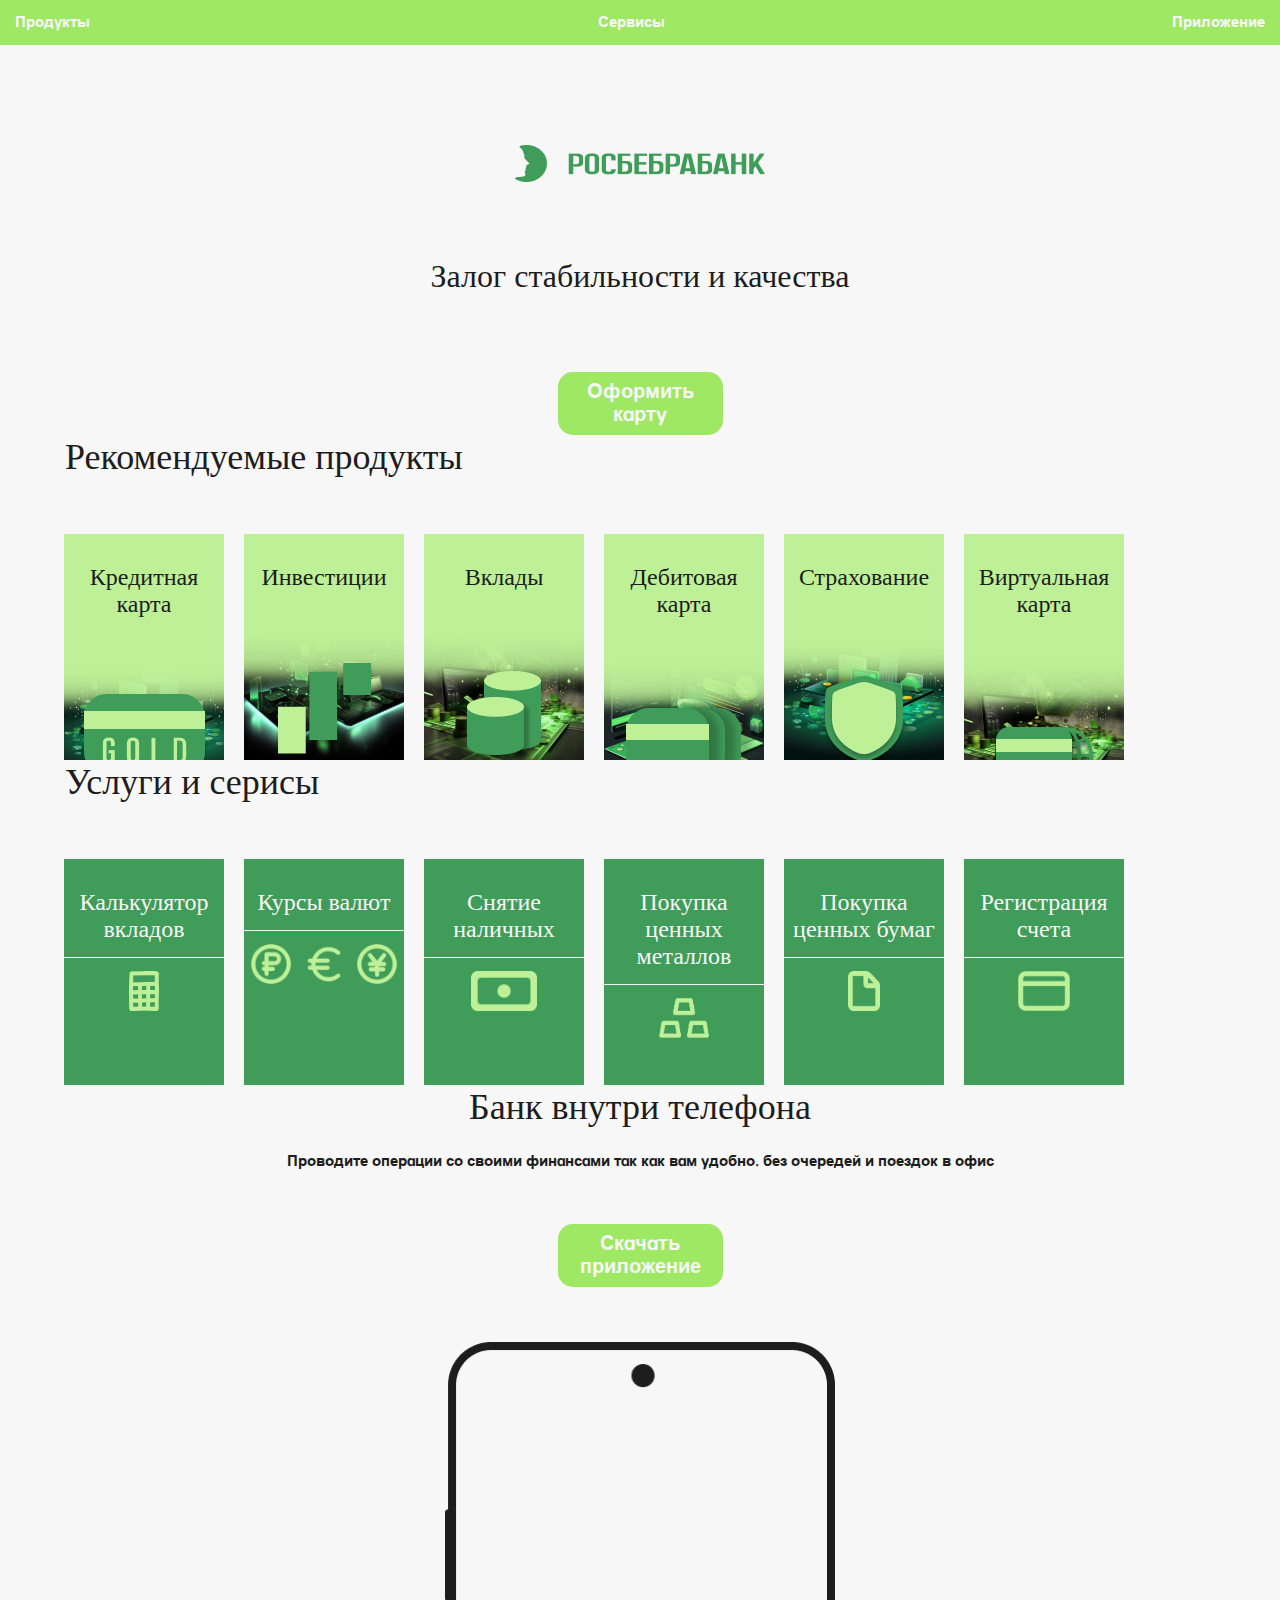
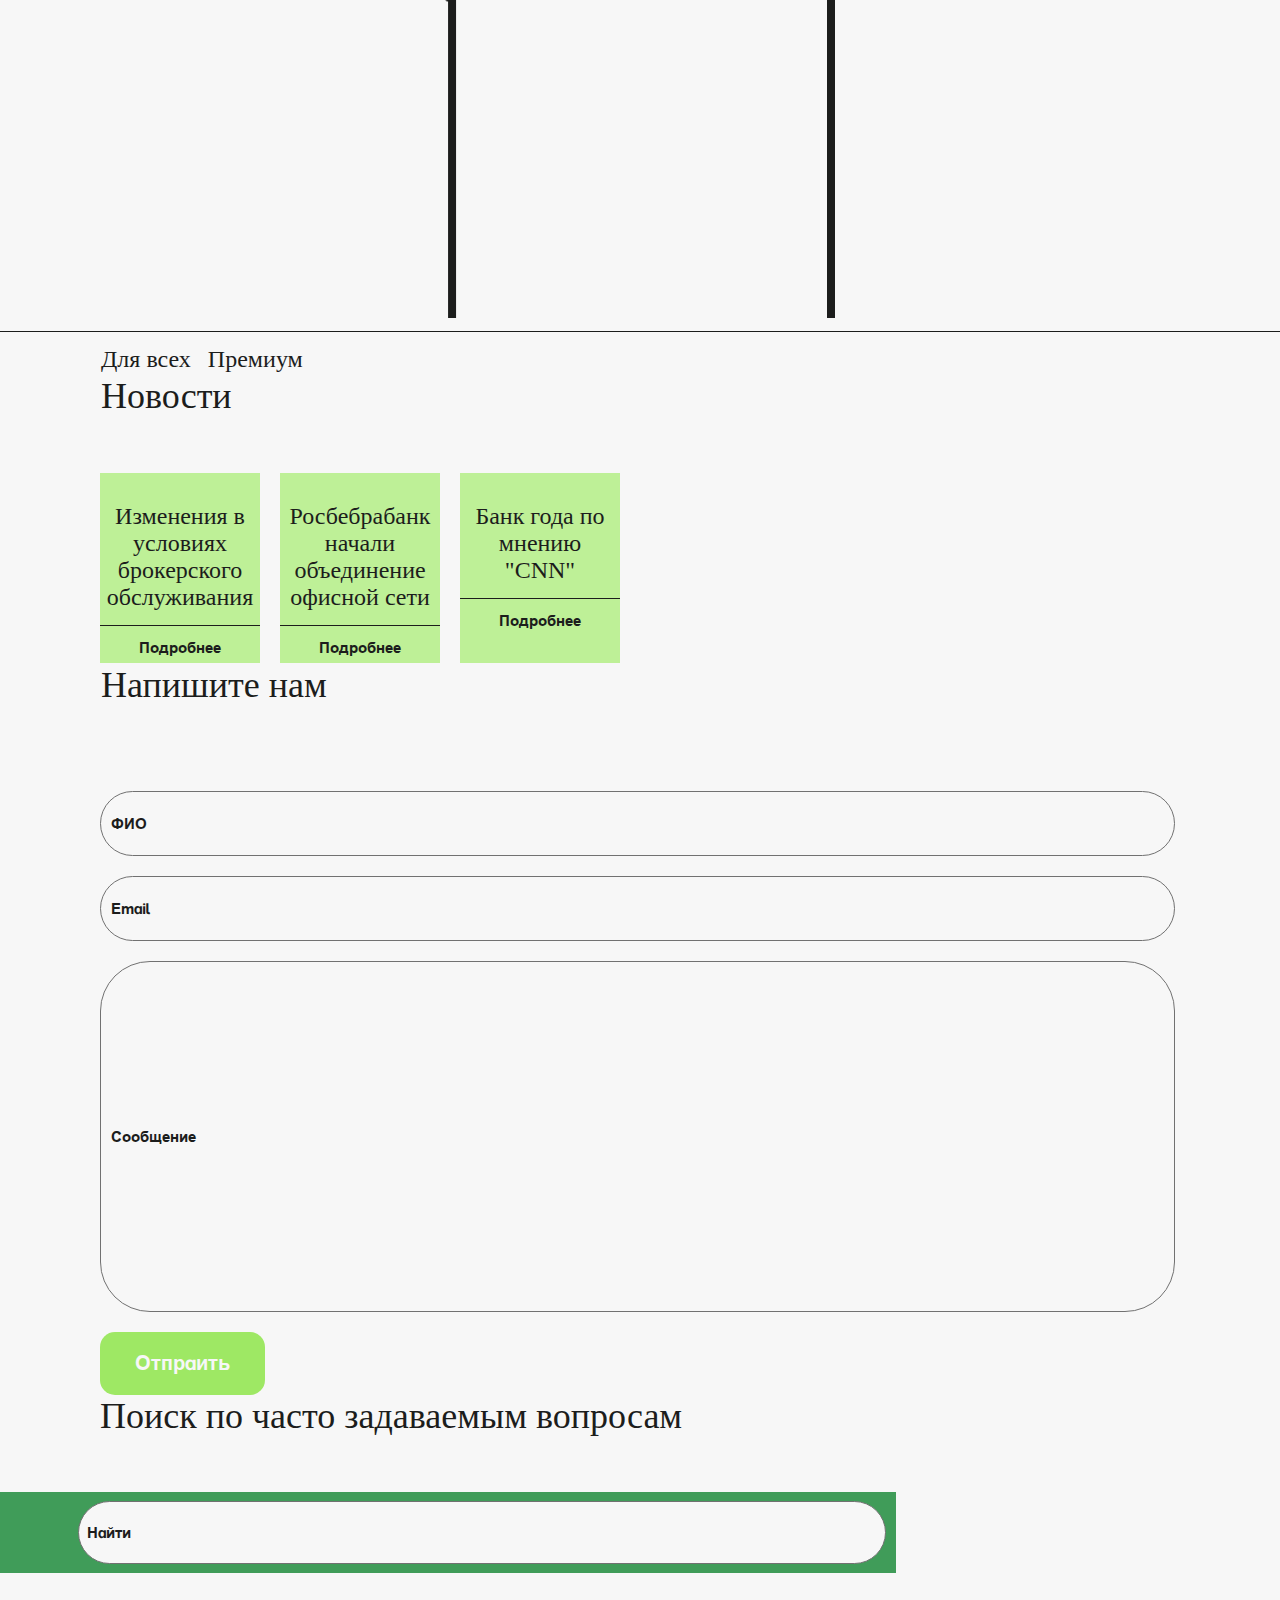
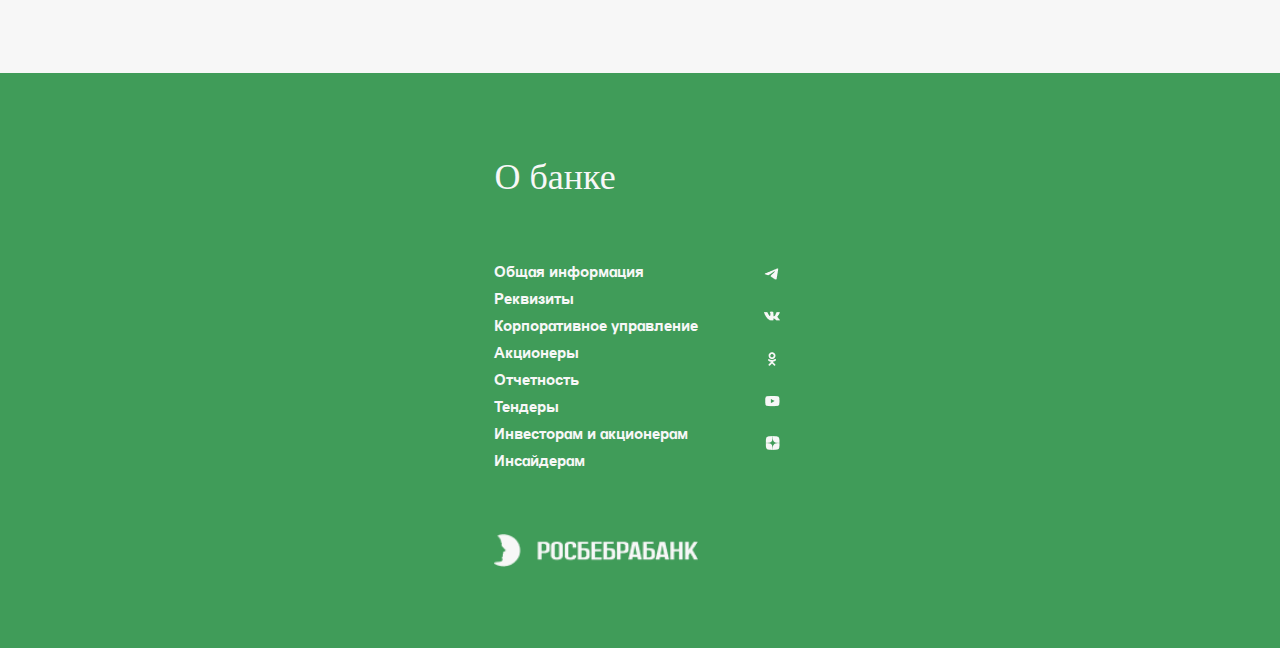
<file: index.html>
<!DOCTYPE html>
<html lang="en">
  <head>
    <meta charset="UTF-8" />
    <meta http-equiv="X-UA-Compatible" content="IE=edge" />
    <meta name="viewport" content="width=device-width, initial-scale=1.0" />
    <title>Document</title>
    <link rel="stylesheet" href="./style.css" />
    <link rel="stylesheet" href="./ui.css" />
    <link rel="stylesheet" href="./normalize.css" />
  </head>
  <body>
    <header>
      <nav class="header__navigation">
        <nav class="header__navigation__links">
          <a class="interractable" href="#products"
            ><span class="text">Продукты</span></a
          >
          <a class="interractable" href="#services"
            ><span class="text">Сервисы</span></a
          >
          <a class="interractable" href="#app"
            ><span class="text">Приложение</span></a
          >
        </nav>
        <img
          class="header__navigation__img phone-invisible"
          src="./assets/Vector.png"
          alt="not_found"
        />
      </nav>
    </header>
    <main>
      <section class="main__first-screen">
        <img src="./assets/Vectorrosbebrabank.png" alt="not_found" />
        <h1>Залог стабильности и качества</h1>
        <button class="interractable button">Оформить карту</button>
      </section>

      <section id="products" class="main__products">
        <h2>Рекомендуемые продукты</h2>
        <section class="slider">
          <a href="./second_page.html"
            ><section class="interractable block block--products">
              <h3>Кредитная карта</h3>
              <img
                class="phone-invisible"
                src="./assets/pic1.png"
                alt="not_found"
              />
              <img
                class="desctop-invisible"
                src="./assets/Group 66mobile_pic.png"
                alt="not_found"
              /></section
          ></a>

          <a href="./third_page.html">
            <section class="interractable block block--products">
              <h3>Инвестиции</h3>
              <img
                class="phone-invisible"
                src="./assets/pic2.png"
                alt="not_found"
              />
              <img
                class="desctop-invisible"
                src="./assets/Group 67mobile_pic.png"
                alt="not_found"
              />
            </section>
          </a>

          <a href="./fourth_page.html"
            ><section class="interractable block block--products">
              <h3>Вклады</h3>
              <img
                class="phone-invisible"
                src="./assets/pic3.png"
                alt="not_found"
              />
              <img
                class="desctop-invisible"
                src="./assets/Group 68mobile_pic.png"
                alt="not_found"
              /></section
          ></a>

          <a href="./fifth_page.html"
            ><section class="interractable block block--products">
              <h3>Дебитовая карта</h3>
              <img
                class="phone-invisible"
                src="./assets/pic4.png"
                alt="not_found"
              />
              <img
                class="desctop-invisible"
                src="./assets/Group 69mobile_pic.png"
                alt="not_found"
              /></section
          ></a>

          <a href="./sixth_page.html"
            ><section class="interractable block block--products">
              <h3>Страхование</h3>
              <img
                class="phone-invisible"
                src="./assets/pic5.png"
                alt="not_found"
              />
              <img
                class="desctop-invisible"
                src="./assets/Group 70mobile_pic.png"
                alt="not_found"
              /></section
          ></a>

          <a href="./seveeenth_page.html"
            ><section class="interractable block block--products">
              <h3>Виртуальная карта</h3>
              <img
                class="phone-invisible"
                src="./assets/pic6.png"
                alt="not_found"
              />
              <img
                class="desctop-invisible"
                src="./assets/Group 71mobile_pic.png"
                alt="not_found"
              /></section
          ></a>
        </section>
      </section>

      <section id="services" class="main__services">
        <h2>Услуги и серисы</h2>
        <section class="slider">
          <section class="interractable block block--sevices">
            <h3>Калькулятор вкладов</h3>
            <div class="block__line"></div>
            <img src="./assets/Vectorcalc.png" alt="not_found" />
          </section>
          <section class="interractable block block--sevices">
            <h3>Курсы валют</h3>
            <div class="block__line"></div>
            <img src="./assets/Vectormoneys.png" alt="not_found" />
          </section>
          <section class="interractable block block--sevices">
            <h3>Снятие наличных</h3>
            <div class="block__line"></div>
            <img
              src="./assets/Dribbble-Light-Previewcash.png"
              alt="not_found"
            />
          </section>
          <section class="interractable block block--sevices">
            <h3>Покупка ценных металлов</h3>
            <div class="block__line"></div>
            <img src="./assets/Vectorgold.png" alt="not_found" />
          </section>
          <section class="interractable block block--sevices">
            <h3>Покупка ценных бумаг</h3>
            <div class="block__line"></div>
            <img src="./assets/Vectordocument.png" alt="not_found" />
          </section>
          <section class="interractable block block--sevices">
            <h3>Регистрация счета</h3>
            <div class="block__line"></div>
            <img src="./assets/Vector_card_ico.png" alt="not_found" />
          </section>
        </section>
      </section>

      <section id="app" class="main__app">
        <section class="main__app__tetx-section">
          <div>
            <h2>Банк внутри телефона</h2>
            <p class="text">
              Проводите операции со своими финансами так как вам удобно, без
              очередей и поездок в офис
            </p>
          </div>
          <button class="interractable button">Скачать приложение</button>
        </section>
        <img
          src="./assets/Vectorphone.png"
          alt="not_found"
          class="main__app__app-img"
        />
      </section>

      <section class="main__navigation">
        <div class="block__line"></div>
        <nav class="navigation-links">
          <h3>Для всех</h3>
          <h3>Премиум</h3>
        </nav>
      </section>

      <section class="main__news">
        <h2>Новости</h2>
        <section class="slider">
          <section class="interractable block block--news">
            <h3>Изменения в условиях брокерского обслуживания</h3>
            <div class="block__line"></div>
            <p class="text">Подробнее</p>
          </section>
          <section class="interractable block block--news">
            <h3>Росбебрабанк начали объединение офисной сети</h3>
            <div class="block__line"></div>
            <p class="text">Подробнее</p>
          </section>
          <section class="interractable block block--news">
            <h3>Банк года по мнению "CNN"</h3>
            <div class="block__line"></div>
            <p class="text">Подробнее</p>
          </section>
        </section>
      </section>

      <section class="main__feedback">
        <h2>Напишите нам</h2>
        <section class="interractable block block--feedback">
          <input type="text" value="  ФИО" class="feedback__name" />
          <input type="text" value="  Email" class="feedback__email" />
          <input type="text" value="  Сообщение" class="feedback__message" />
          <button class="interractable button">Отпраить</button>
        </section>
      </section>

      <section class="main__quetions">
        <h2>Поиск по часто задаваемым вопросам</h2>
        <section class="interractable block block--questions">
          <input type="text" value="  Найти" class="questions__search" />
        </section>
      </section>
    </main>

    <footer>
      <section class="phone-invisible footer__main-info">
        <h2 class="footer__section-header">Частникам</h2>
        <a href="" class="text">Потребительские кредиты</a>
        <a href="" class="text">Дебетовые карты</a>
        <a href="" class="text">Кредитные карты</a>
        <a href="" class="text">Вклады и счета</a>
        <a href="" class="text">Ипотека</a>
        <a href="" class="text">Автокредиты</a>
        <a href="" class="text">Наличные с покупкой</a>
        <a href="" class="text">Премиальное обслуживание</a>
      </section>

      <section class="phone-invisible footer__main-info">
        <h2 class="footer__section-header">Клиентам</h2>
        <a href="" class="text">Мобильное приложение</a>
        <a href="" class="text">Платежи и переводы</a>
        <a href="" class="text">Информация о платежах</a>
        <a href="" class="text">Тарифы</a>
        <a href="" class="text">Залоговое имущество</a>
        <a href="" class="text">Депозитарное обслуживание</a>
        <a href="" class="text">Сейфовые ячейки</a>
        <a href="" class="text">Безопасность</a>
      </section>

      <section class="footer__main-info">
        <h2 class="footer__section-header">О банке</h2>
        <a href="" class="text">Общая информация</a>
        <a href="" class="text">Реквизиты</a>
        <a href="" class="text">Корпоративное управление</a>
        <a href="" class="text">Акционеры</a>
        <a href="" class="text">Отчетность</a>
        <a href="" class="text">Тендеры</a>
        <a href="" class="text">Инвесторам и акционерам</a>
        <a href="" class="text">Инсайдерам</a>
        <img src="./assets/Vectorrosbebrabank_white.png" alt="not_found" />
      </section>

      <section class="footer__social-media-links">
        <a href=""
          ><img src="./assets/icon-telegram_tg.png" alt="not_found"
        /></a>
        <a href=""><img src="./assets/icon-vkontakte.png" alt="not_found" /></a>
        <a href=""
          ><img src="./assets/icon-odnoklassniki.png" alt="not_found"
        /></a>
        <a href=""><img src="./assets/icon-youtube.png" alt="not_found" /></a>
        <a href=""><img src="./assets/icon-zen.png" alt="not_found" /></a>
      </section>
    </footer>
  </body>
</html>
</file>
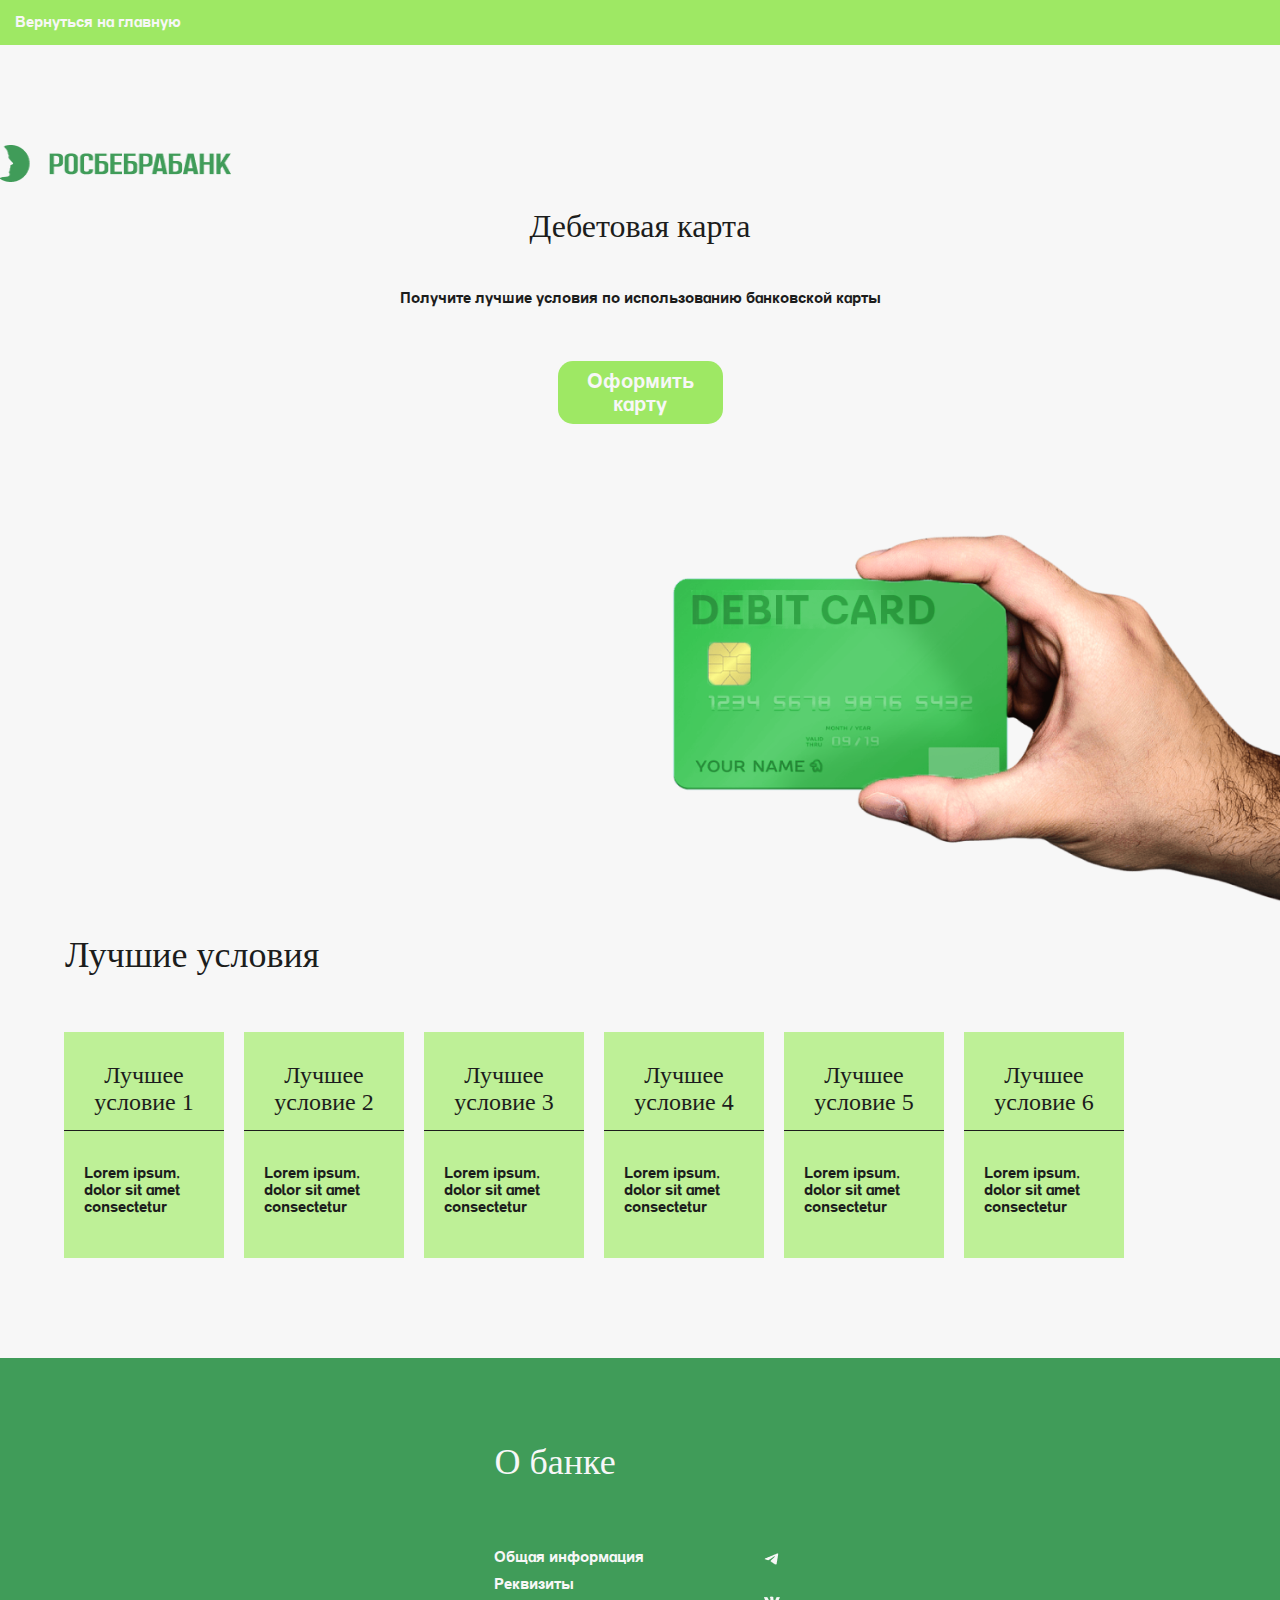
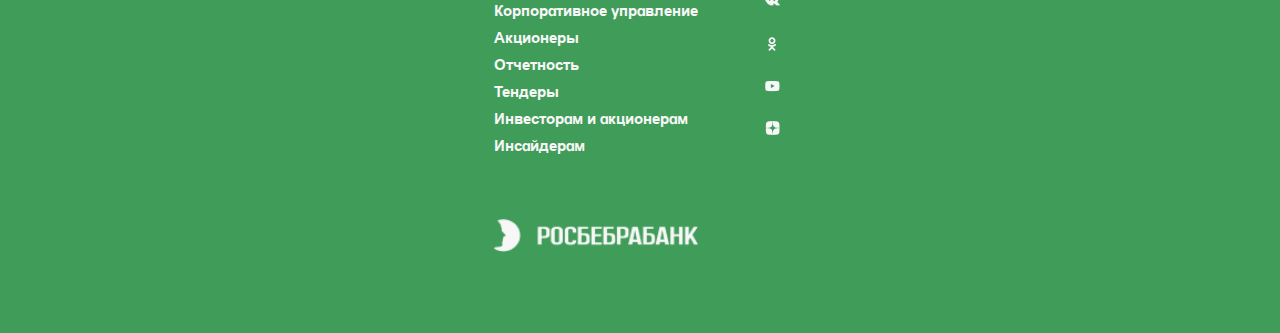
<file: fifth_page.html>
<!DOCTYPE html>
<html lang="en">
  <head>
    <meta charset="UTF-8" />
    <meta http-equiv="X-UA-Compatible" content="IE=edge" />
    <meta name="viewport" content="width=device-width, initial-scale=1.0" />
    <title>Document</title>
    <link rel="stylesheet" href="style2.css" />
    <link rel="stylesheet" href="ui.css" />
    <link rel="stylesheet" href="./normalize.css" />
  </head>
  <body>
    <header>
      <nav class="header__navigation">
        <nav class="header__navigation__links">
          <a class="interractable" href="./index.html"
            ><span class="text">Вернуться на главную</span></a
          >
        </nav>
        <img
          class="header__navigation__img phone-invisible"
          src="./assets/Vector.png"
          alt="not_found"
        />
      </nav>
    </header>

    <main>
      <img
        class="main__logo"
        src="./assets/Vectorrosbebrabank.png"
        alt="not_found"
      />

      <section class="main__promotion">
        <section class="main__promotion__tetx-section">
          <div>
            <h1>Дебетовая карта</h1>
            <p class="text">
              Получите лучшие условия по использованию банковской карты
            </p>
          </div>
          <button class="interractable button">Оформить карту</button>
        </section>
        <img
          src="./assets/debil_card.png"
          alt="not_found"
          class="main__promotion__app-img"
        />
      </section>

      <section class="main__products">
        <h2>Лучшие условия</h2>
        <section class="slider">
          <section class="interractable block block--products">
            <h3>Лучшее условие 1</h3>
            <div class="block__line"></div>
            <p class="text">
              Lorem ipsum, dolor sit amet consectetur adipisicing elit. Optio
              recusandae inventore exercitationem voluptate
            </p>
          </section>
          <section class="interractable block block--products">
            <h3>Лучшее условие 2</h3>
            <div class="block__line"></div>
            <p class="text">
              Lorem ipsum, dolor sit amet consectetur adipisicing elit. Optio
              recusandae inventore exercitationem voluptate
            </p>
          </section>
          <section class="interractable block block--products">
            <h3>Лучшее условие 3</h3>
            <div class="block__line"></div>
            <p class="text">
              Lorem ipsum, dolor sit amet consectetur adipisicing elit. Optio
              recusandae inventore exercitationem voluptate
            </p>
          </section>
          <section class="interractable block block--products">
            <h3>Лучшее условие 4</h3>
            <div class="block__line"></div>
            <p class="text">
              Lorem ipsum, dolor sit amet consectetur adipisicing elit. Optio
              recusandae inventore exercitationem voluptate
            </p>
          </section>
          <section class="interractable block block--products">
            <h3>Лучшее условие 5</h3>
            <div class="block__line"></div>
            <p class="text">
              Lorem ipsum, dolor sit amet consectetur adipisicing elit. Optio
              recusandae inventore exercitationem voluptate
            </p>
          </section>
          <section class="interractable block block--products">
            <h3>Лучшее условие 6</h3>
            <div class="block__line"></div>
            <p class="text">
              Lorem ipsum, dolor sit amet consectetur adipisicing elit. Optio
              recusandae inventore exercitationem voluptate
            </p>
          </section>
        </section>
      </section>
    </main>

    <footer>
      <section class="footer__main-info phone-invisible">
        <h2 class="footer__section-header">Частникам</h2>
        <a href="" class="text">Потребительские кредиты</a>
        <a href="" class="text">Дебетовые карты</a>
        <a href="" class="text">Кредитные карты</a>
        <a href="" class="text">Вклады и счета</a>
        <a href="" class="text">Ипотека</a>
        <a href="" class="text">Автокредиты</a>
        <a href="" class="text">Наличные с покупкой</a>
        <a href="" class="text">Премиальное обслуживание</a>
      </section>

      <section class="footer__main-info phone-invisible">
        <h2 class="footer__section-header">Клиентам</h2>
        <a href="" class="text">Мобильное приложение</a>
        <a href="" class="text">Платежи и переводы</a>
        <a href="" class="text">Информация о платежах</a>
        <a href="" class="text">Тарифы</a>
        <a href="" class="text">Залоговое имущество</a>
        <a href="" class="text">Депозитарное обслуживание</a>
        <a href="" class="text">Сейфовые ячейки</a>
        <a href="" class="text">Безопасность</a>
      </section>

      <section class="footer__main-info">
        <h2 class="footer__section-header">О банке</h2>
        <a href="" class="text">Общая информация</a>
        <a href="" class="text">Реквизиты</a>
        <a href="" class="text">Корпоративное управление</a>
        <a href="" class="text">Акционеры</a>
        <a href="" class="text">Отчетность</a>
        <a href="" class="text">Тендеры</a>
        <a href="" class="text">Инвесторам и акционерам</a>
        <a href="" class="text">Инсайдерам</a>
        <img src="./assets/Vectorrosbebrabank_white.png" alt="not_found" />
      </section>

      <section class="footer__social-media-links">
        <a href=""
          ><img src="./assets/icon-telegram_tg.png" alt="not_found"
        /></a>
        <a href=""><img src="./assets/icon-vkontakte.png" alt="not_found" /></a>
        <a href=""
          ><img src="./assets/icon-odnoklassniki.png" alt="not_found"
        /></a>
        <a href=""><img src="./assets/icon-youtube.png" alt="not_found" /></a>
        <a href=""><img src="./assets/icon-zen.png" alt="not_found" /></a>
      </section>
    </footer>
  </body>
</html>
</file>
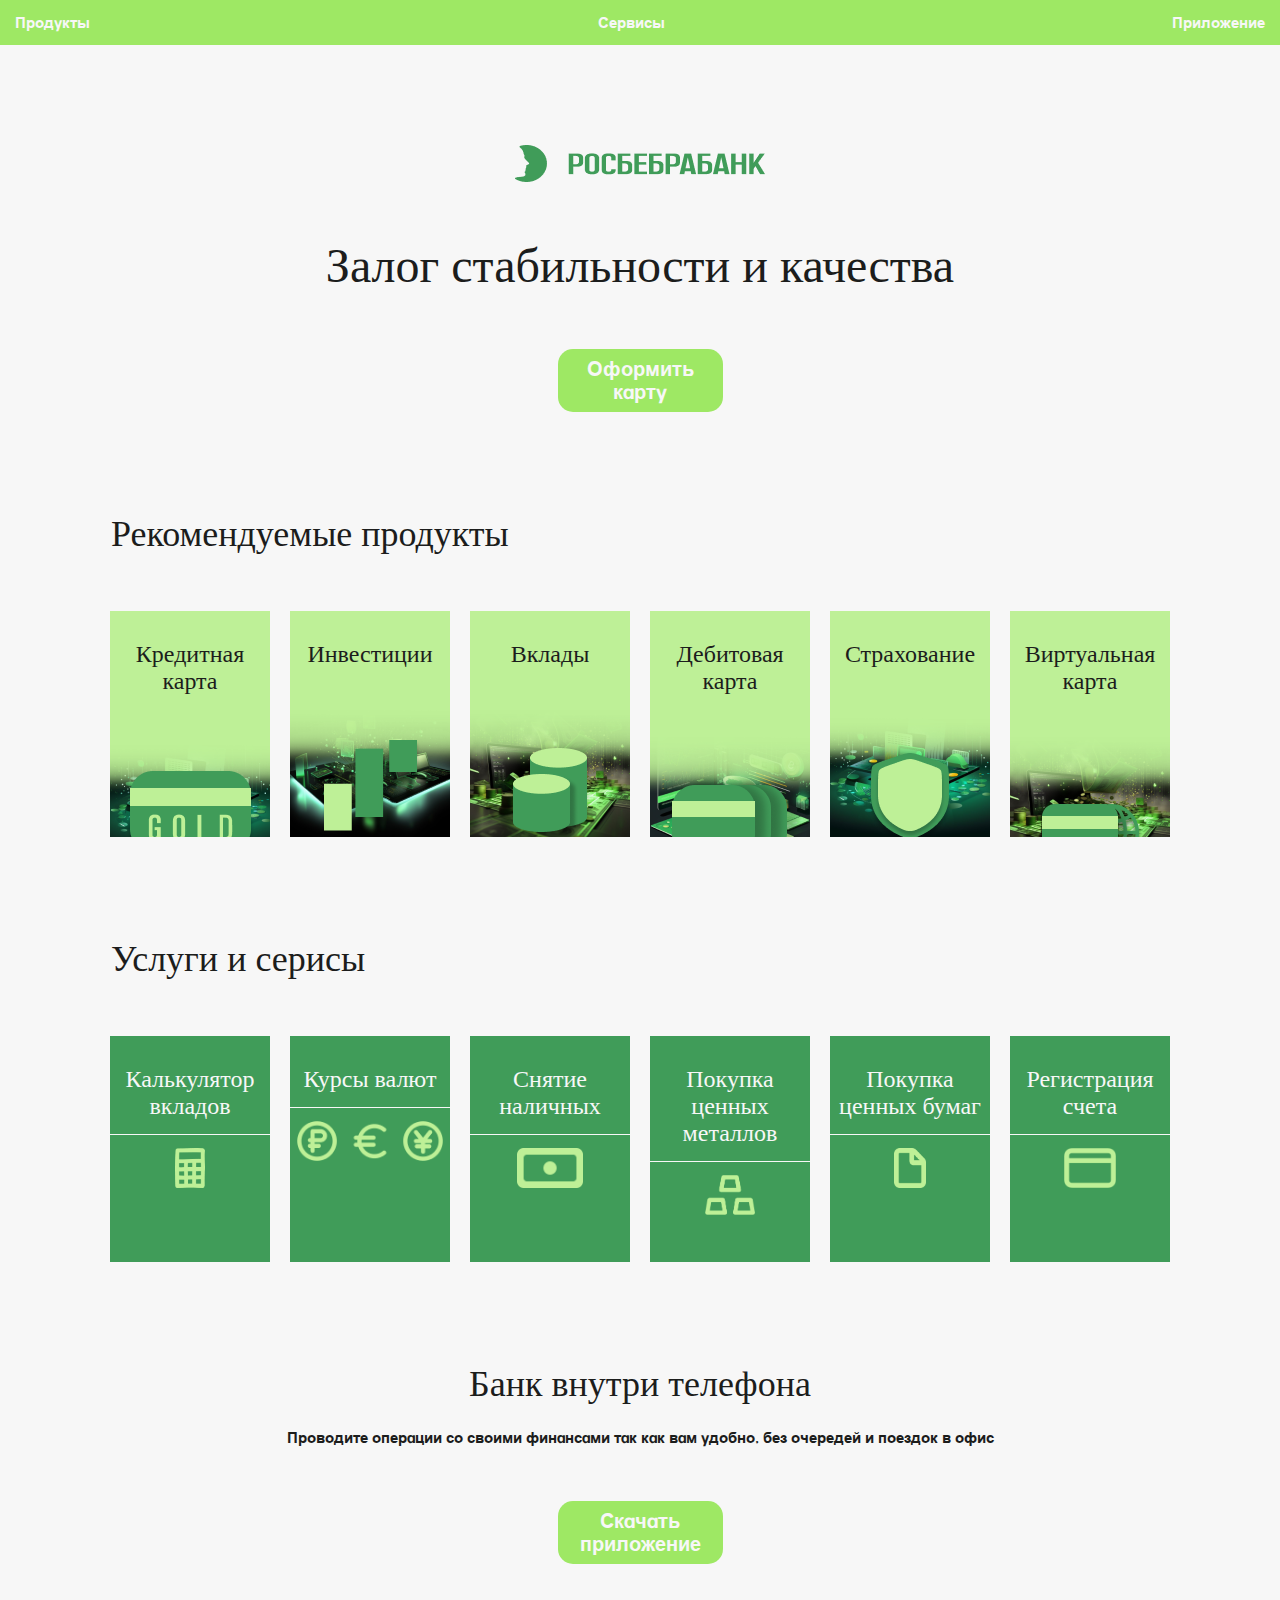
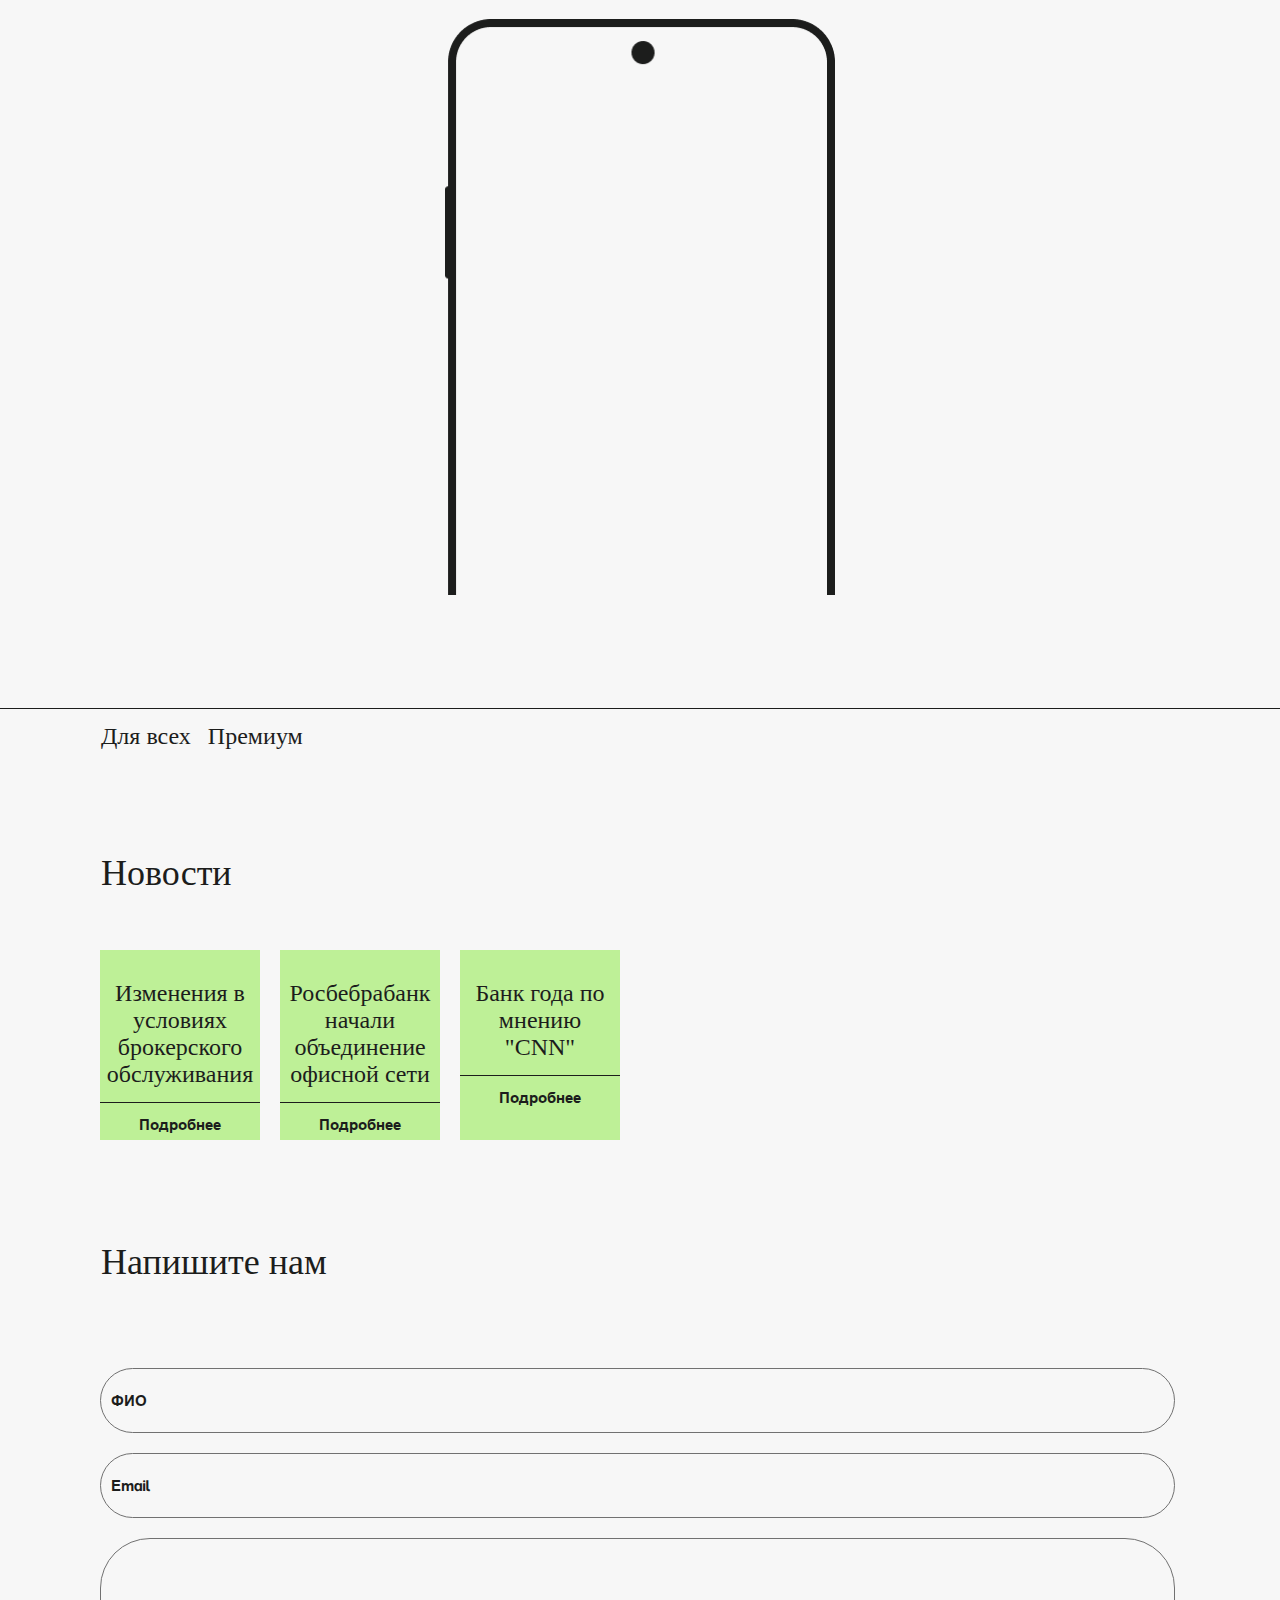
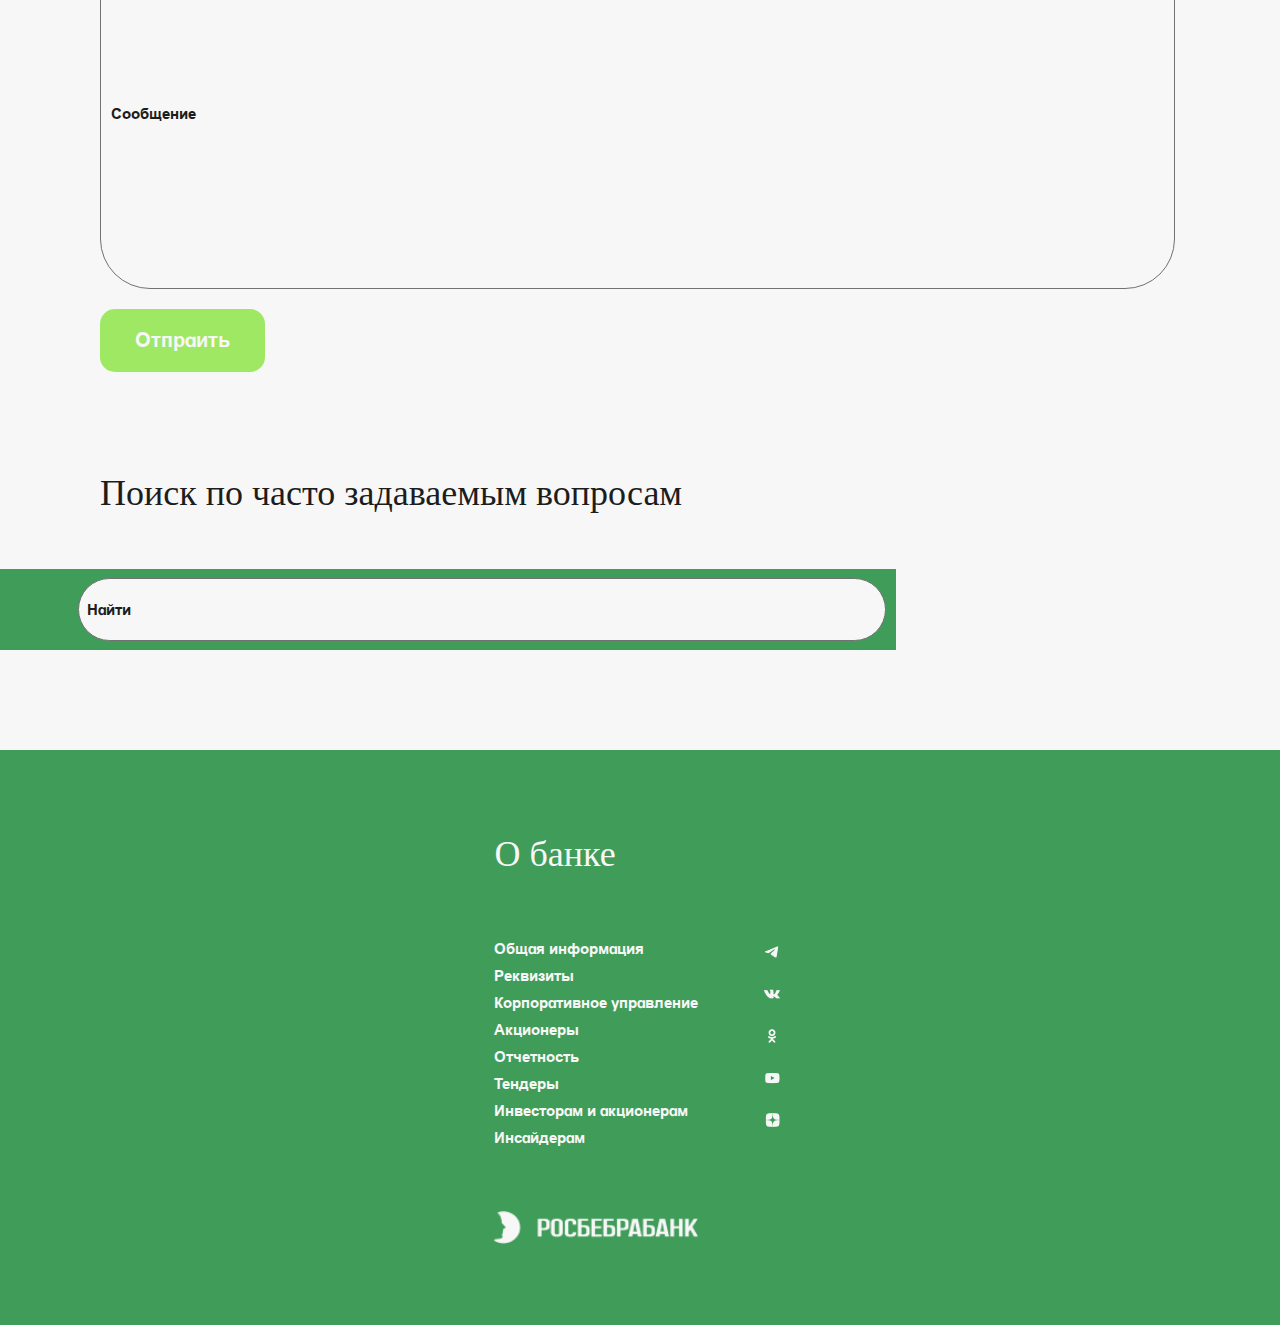
<file: first_page.html>
<!DOCTYPE html>
<html lang="en">
  <head>
    <meta charset="UTF-8" />
    <meta http-equiv="X-UA-Compatible" content="IE=edge" />
    <meta name="viewport" content="width=device-width, initial-scale=1.0" />
    <title>Document</title>
    <link rel="stylesheet" href="./style.css" />
    <link rel="stylesheet" href="./ui.css" />
  </head>
  <body>
    <header>
      <nav class="header__navigation">
        <nav class="header__navigation__links">
          <a class="interractable" href="#products"
            ><span class="text">Продукты</span></a
          >
          <a class="interractable" href="#services"
            ><span class="text">Сервисы</span></a
          >
          <a class="interractable" href="#app"
            ><span class="text">Приложение</span></a
          >
        </nav>
        <img
          class="header__navigation__img phone-invisible"
          src="./assets/Vector.png"
          alt="not_found"
        />
      </nav>
    </header>
    <main>
      <section class="main__first-screen">
        <img src="./assets/Vectorrosbebrabank.png" alt="not_found" />
        <h1>Залог стабильности и качества</h1>
        <button class="interractable button">Оформить карту</button>
      </section>

      <section id="products" class="main__products">
        <h2>Рекомендуемые продукты</h2>
        <section class="slider">
          <a href="./second_page.html"
            ><section class="interractable block block--products">
              <h3>Кредитная карта</h3>
              <img
                class="phone-invisible"
                src="./assets/pic1.png"
                alt="not_found"
              />
              <img
                class="desctop-invisible"
                src="./assets/Group 66mobile_pic.png"
                alt="not_found"
              /></section
          ></a>

          <a href="./third_page.html">
            <section class="interractable block block--products">
              <h3>Инвестиции</h3>
              <img
                class="phone-invisible"
                src="./assets/pic2.png"
                alt="not_found"
              />
              <img
                class="desctop-invisible"
                src="./assets/Group 67mobile_pic.png"
                alt="not_found"
              />
            </section>
          </a>

          <a href="./fourth_page.html"
            ><section class="interractable block block--products">
              <h3>Вклады</h3>
              <img
                class="phone-invisible"
                src="./assets/pic3.png"
                alt="not_found"
              />
              <img
                class="desctop-invisible"
                src="./assets/Group 68mobile_pic.png"
                alt="not_found"
              /></section
          ></a>

          <a href="./fifth_page.html"
            ><section class="interractable block block--products">
              <h3>Дебитовая карта</h3>
              <img
                class="phone-invisible"
                src="./assets/pic4.png"
                alt="not_found"
              />
              <img
                class="desctop-invisible"
                src="./assets/Group 69mobile_pic.png"
                alt="not_found"
              /></section
          ></a>

          <a href="./sixth_page.html"
            ><section class="interractable block block--products">
              <h3>Страхование</h3>
              <img
                class="phone-invisible"
                src="./assets/pic5.png"
                alt="not_found"
              />
              <img
                class="desctop-invisible"
                src="./assets/Group 70mobile_pic.png"
                alt="not_found"
              /></section
          ></a>

          <a href="./seveeenth_page.html"
            ><section class="interractable block block--products">
              <h3>Виртуальная карта</h3>
              <img
                class="phone-invisible"
                src="./assets/pic6.png"
                alt="not_found"
              />
              <img
                class="desctop-invisible"
                src="./assets/Group 71mobile_pic.png"
                alt="not_found"
              /></section
          ></a>
        </section>
      </section>

      <section id="services" class="main__services">
        <h2>Услуги и серисы</h2>
        <section class="slider">
          <section class="interractable block block--sevices">
            <h3>Калькулятор вкладов</h3>
            <div class="block__line"></div>
            <img src="./assets/Vectorcalc.png" alt="not_found" />
          </section>
          <section class="interractable block block--sevices">
            <h3>Курсы валют</h3>
            <div class="block__line"></div>
            <img src="./assets/Vectormoneys.png" alt="not_found" />
          </section>
          <section class="interractable block block--sevices">
            <h3>Снятие наличных</h3>
            <div class="block__line"></div>
            <img
              src="./assets/Dribbble-Light-Previewcash.png"
              alt="not_found"
            />
          </section>
          <section class="interractable block block--sevices">
            <h3>Покупка ценных металлов</h3>
            <div class="block__line"></div>
            <img src="./assets/Vectorgold.png" alt="not_found" />
          </section>
          <section class="interractable block block--sevices">
            <h3>Покупка ценных бумаг</h3>
            <div class="block__line"></div>
            <img src="./assets/Vectordocument.png" alt="not_found" />
          </section>
          <section class="interractable block block--sevices">
            <h3>Регистрация счета</h3>
            <div class="block__line"></div>
            <img src="./assets/Vector_card_ico.png" alt="not_found" />
          </section>
        </section>
      </section>

      <section id="app" class="main__app">
        <section class="main__app__tetx-section">
          <div>
            <h2>Банк внутри телефона</h2>
            <p class="text">
              Проводите операции со своими финансами так как вам удобно, без
              очередей и поездок в офис
            </p>
          </div>
          <button class="interractable button">Скачать приложение</button>
        </section>
        <img
          src="./assets/Vectorphone.png"
          alt="not_found"
          class="main__app__app-img"
        />
      </section>

      <section class="main__navigation">
        <div class="block__line"></div>
        <nav class="navigation-links">
          <h3>Для всех</h3>
          <h3>Премиум</h3>
        </nav>
      </section>

      <section class="main__news">
        <h2>Новости</h2>
        <section class="slider">
          <section class="interractable block block--news">
            <h3>Изменения в условиях брокерского обслуживания</h3>
            <div class="block__line"></div>
            <p class="text">Подробнее</p>
          </section>
          <section class="interractable block block--news">
            <h3>Росбебрабанк начали объединение офисной сети</h3>
            <div class="block__line"></div>
            <p class="text">Подробнее</p>
          </section>
          <section class="interractable block block--news">
            <h3>Банк года по мнению "CNN"</h3>
            <div class="block__line"></div>
            <p class="text">Подробнее</p>
          </section>
        </section>
      </section>

      <section class="main__feedback">
        <h2>Напишите нам</h2>
        <section class="interractable block block--feedback">
          <input type="text" value="  ФИО" class="feedback__name" />
          <input type="text" value="  Email" class="feedback__email" />
          <input type="text" value="  Сообщение" class="feedback__message" />
          <button class="interractable button">Отпраить</button>
        </section>
      </section>

      <section class="main__quetions">
        <h2>Поиск по часто задаваемым вопросам</h2>
        <section class="interractable block block--questions">
          <input type="text" value="  Найти" class="questions__search" />
        </section>
      </section>
    </main>

    <footer>
      <section class="phone-invisible footer__main-info">
        <h2 class="footer__section-header">Частникам</h2>
        <a href="" class="text">Потребительские кредиты</a>
        <a href="" class="text">Дебетовые карты</a>
        <a href="" class="text">Кредитные карты</a>
        <a href="" class="text">Вклады и счета</a>
        <a href="" class="text">Ипотека</a>
        <a href="" class="text">Автокредиты</a>
        <a href="" class="text">Наличные с покупкой</a>
        <a href="" class="text">Премиальное обслуживание</a>
      </section>

      <section class="phone-invisible footer__main-info">
        <h2 class="footer__section-header">Клиентам</h2>
        <a href="" class="text">Мобильное приложение</a>
        <a href="" class="text">Платежи и переводы</a>
        <a href="" class="text">Информация о платежах</a>
        <a href="" class="text">Тарифы</a>
        <a href="" class="text">Залоговое имущество</a>
        <a href="" class="text">Депозитарное обслуживание</a>
        <a href="" class="text">Сейфовые ячейки</a>
        <a href="" class="text">Безопасность</a>
      </section>

      <section class="footer__main-info">
        <h2 class="footer__section-header">О банке</h2>
        <a href="" class="text">Общая информация</a>
        <a href="" class="text">Реквизиты</a>
        <a href="" class="text">Корпоративное управление</a>
        <a href="" class="text">Акционеры</a>
        <a href="" class="text">Отчетность</a>
        <a href="" class="text">Тендеры</a>
        <a href="" class="text">Инвесторам и акционерам</a>
        <a href="" class="text">Инсайдерам</a>
        <img src="./assets/Vectorrosbebrabank_white.png" alt="not_found" />
      </section>

      <section class="footer__social-media-links">
        <a href=""
          ><img src="./assets/icon-telegram_tg.png" alt="not_found"
        /></a>
        <a href=""><img src="./assets/icon-vkontakte.png" alt="not_found" /></a>
        <a href=""
          ><img src="./assets/icon-odnoklassniki.png" alt="not_found"
        /></a>
        <a href=""><img src="./assets/icon-youtube.png" alt="not_found" /></a>
        <a href=""><img src="./assets/icon-zen.png" alt="not_found" /></a>
      </section>
    </footer>
  </body>
</html>
</file>
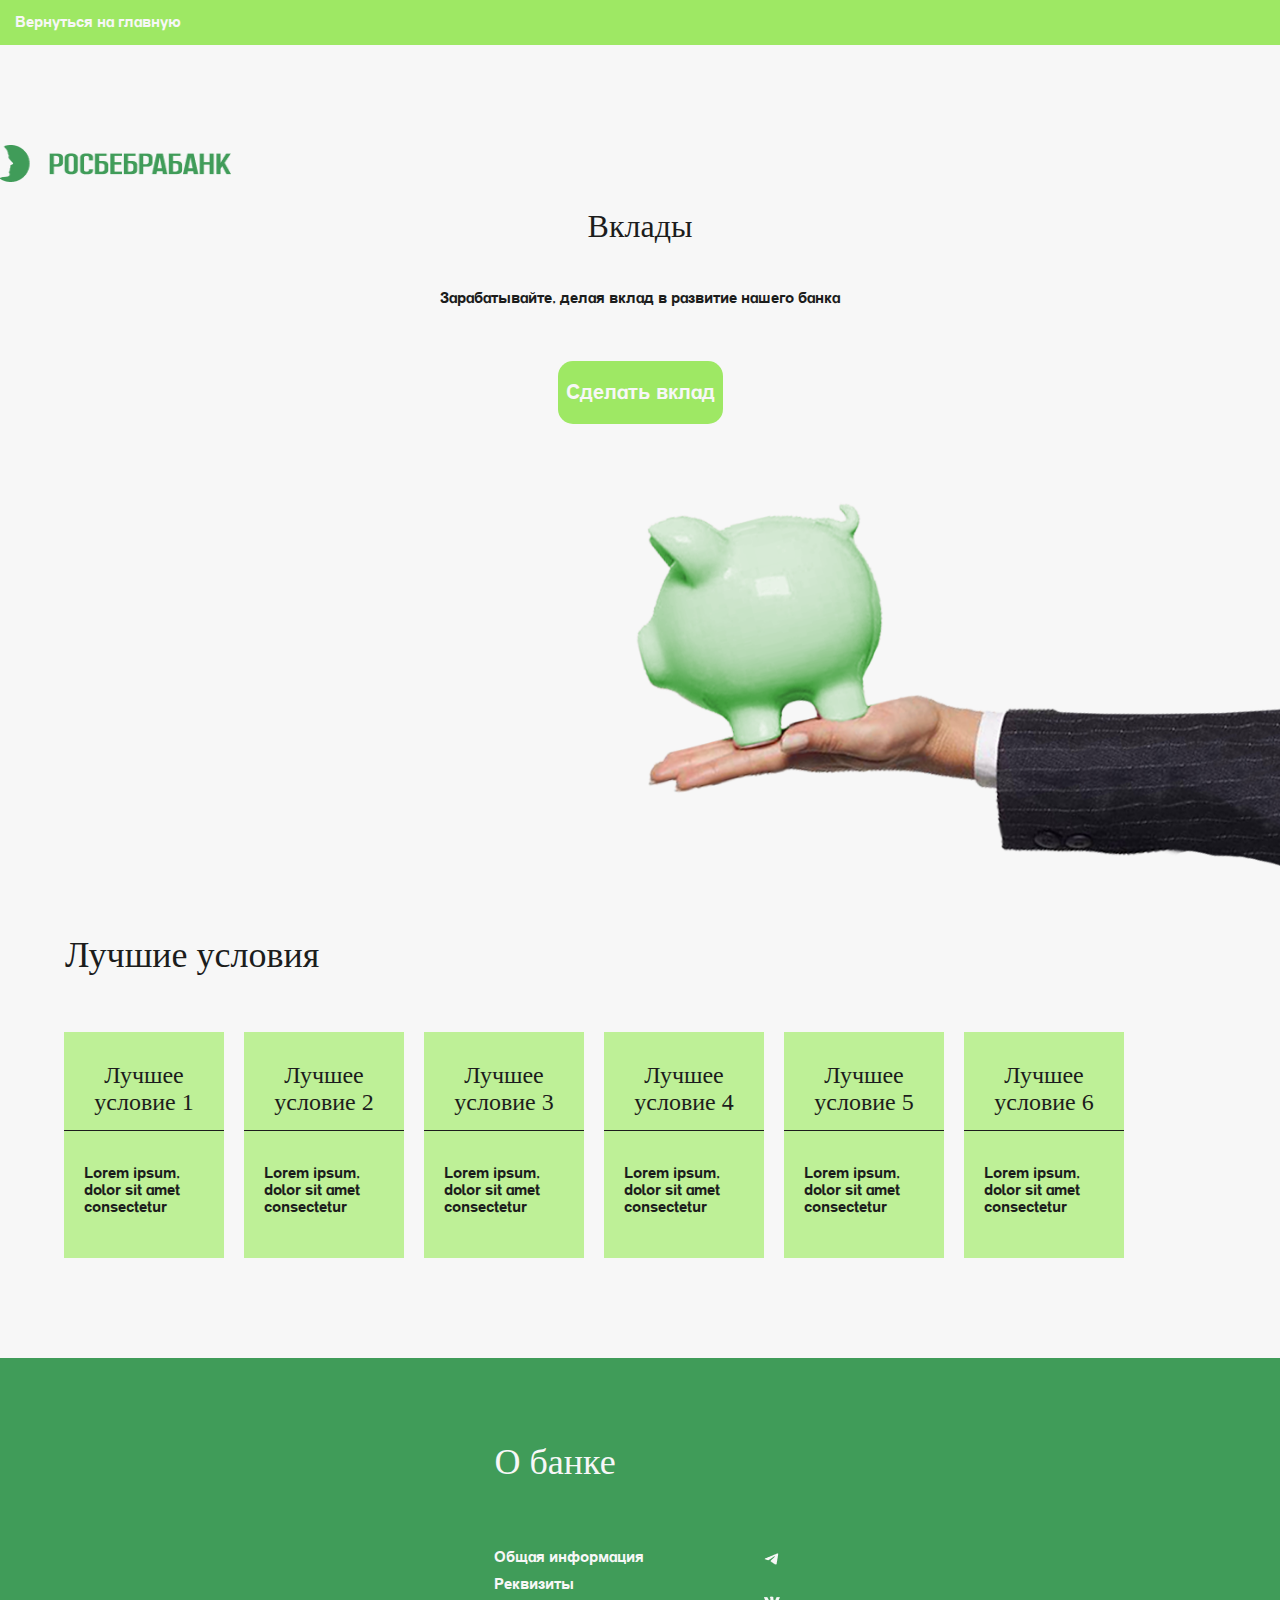
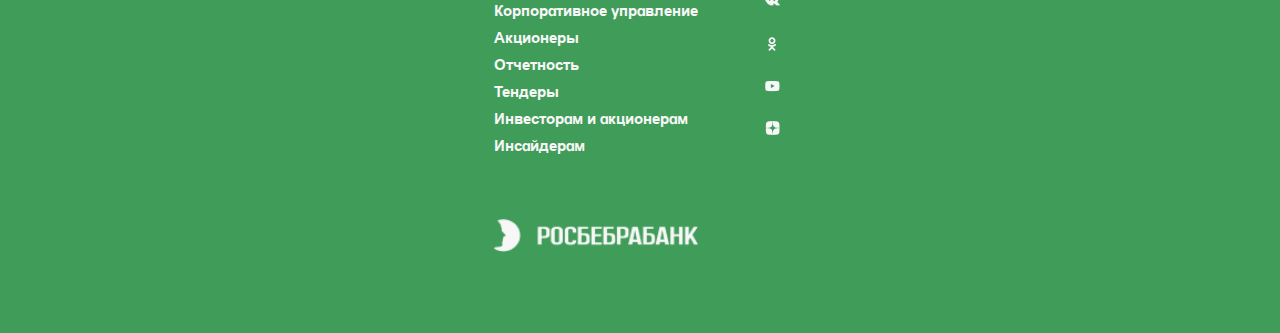
<file: fourth_page.html>
<!DOCTYPE html>
<html lang="en">
  <head>
    <meta charset="UTF-8" />
    <meta http-equiv="X-UA-Compatible" content="IE=edge" />
    <meta name="viewport" content="width=device-width, initial-scale=1.0" />
    <title>Document</title>
    <link rel="stylesheet" href="style2.css" />
    <link rel="stylesheet" href="ui.css" />
    <link rel="stylesheet" href="./normalize.css" />
  </head>
  <body>
    <header>
      <nav class="header__navigation">
        <nav class="header__navigation__links">
          <a class="interractable" href="./index.html"
            ><span class="text">Вернуться на главную</span></a
          >
        </nav>
        <img
          class="header__navigation__img phone-invisible"
          src="./assets/Vector.png"
          alt="not_found"
        />
      </nav>
    </header>

    <main>
      <img
        class="main__logo"
        src="./assets/Vectorrosbebrabank.png"
        alt="not_found"
      />

      <section class="main__promotion">
        <section class="main__promotion__tetx-section">
          <div>
            <h1>Вклады</h1>
            <p class="text">
              Зарабатывайте, делая вклад в развитие нашего банка
            </p>
          </div>
          <button class="interractable button">Сделать вклад</button>
        </section>
        <img
          src="./assets/pig_pic.png"
          alt="not_found"
          class="main__promotion__app-img"
        />
      </section>

      <section class="main__products">
        <h2>Лучшие условия</h2>
        <section class="slider">
          <section class="interractable block block--products">
            <h3>Лучшее условие 1</h3>
            <div class="block__line"></div>
            <p class="text">
              Lorem ipsum, dolor sit amet consectetur adipisicing elit. Optio
              recusandae inventore exercitationem voluptate
            </p>
          </section>
          <section class="interractable block block--products">
            <h3>Лучшее условие 2</h3>
            <div class="block__line"></div>
            <p class="text">
              Lorem ipsum, dolor sit amet consectetur adipisicing elit. Optio
              recusandae inventore exercitationem voluptate
            </p>
          </section>
          <section class="interractable block block--products">
            <h3>Лучшее условие 3</h3>
            <div class="block__line"></div>
            <p class="text">
              Lorem ipsum, dolor sit amet consectetur adipisicing elit. Optio
              recusandae inventore exercitationem voluptate
            </p>
          </section>
          <section class="interractable block block--products">
            <h3>Лучшее условие 4</h3>
            <div class="block__line"></div>
            <p class="text">
              Lorem ipsum, dolor sit amet consectetur adipisicing elit. Optio
              recusandae inventore exercitationem voluptate
            </p>
          </section>
          <section class="interractable block block--products">
            <h3>Лучшее условие 5</h3>
            <div class="block__line"></div>
            <p class="text">
              Lorem ipsum, dolor sit amet consectetur adipisicing elit. Optio
              recusandae inventore exercitationem voluptate
            </p>
          </section>
          <section class="interractable block block--products">
            <h3>Лучшее условие 6</h3>
            <div class="block__line"></div>
            <p class="text">
              Lorem ipsum, dolor sit amet consectetur adipisicing elit. Optio
              recusandae inventore exercitationem voluptate
            </p>
          </section>
        </section>
      </section>
    </main>

    <footer>
      <section class="footer__main-info phone-invisible">
        <h2 class="footer__section-header">Частникам</h2>
        <a href="" class="text">Потребительские кредиты</a>
        <a href="" class="text">Дебетовые карты</a>
        <a href="" class="text">Кредитные карты</a>
        <a href="" class="text">Вклады и счета</a>
        <a href="" class="text">Ипотека</a>
        <a href="" class="text">Автокредиты</a>
        <a href="" class="text">Наличные с покупкой</a>
        <a href="" class="text">Премиальное обслуживание</a>
      </section>

      <section class="footer__main-info phone-invisible">
        <h2 class="footer__section-header">Клиентам</h2>
        <a href="" class="text">Мобильное приложение</a>
        <a href="" class="text">Платежи и переводы</a>
        <a href="" class="text">Информация о платежах</a>
        <a href="" class="text">Тарифы</a>
        <a href="" class="text">Залоговое имущество</a>
        <a href="" class="text">Депозитарное обслуживание</a>
        <a href="" class="text">Сейфовые ячейки</a>
        <a href="" class="text">Безопасность</a>
      </section>

      <section class="footer__main-info">
        <h2 class="footer__section-header">О банке</h2>
        <a href="" class="text">Общая информация</a>
        <a href="" class="text">Реквизиты</a>
        <a href="" class="text">Корпоративное управление</a>
        <a href="" class="text">Акционеры</a>
        <a href="" class="text">Отчетность</a>
        <a href="" class="text">Тендеры</a>
        <a href="" class="text">Инвесторам и акционерам</a>
        <a href="" class="text">Инсайдерам</a>
        <img src="./assets/Vectorrosbebrabank_white.png" alt="not_found" />
      </section>

      <section class="footer__social-media-links">
        <a href=""
          ><img src="./assets/icon-telegram_tg.png" alt="not_found"
        /></a>
        <a href=""><img src="./assets/icon-vkontakte.png" alt="not_found" /></a>
        <a href=""
          ><img src="./assets/icon-odnoklassniki.png" alt="not_found"
        /></a>
        <a href=""><img src="./assets/icon-youtube.png" alt="not_found" /></a>
        <a href=""><img src="./assets/icon-zen.png" alt="not_found" /></a>
      </section>
    </footer>
  </body>
</html>
</file>
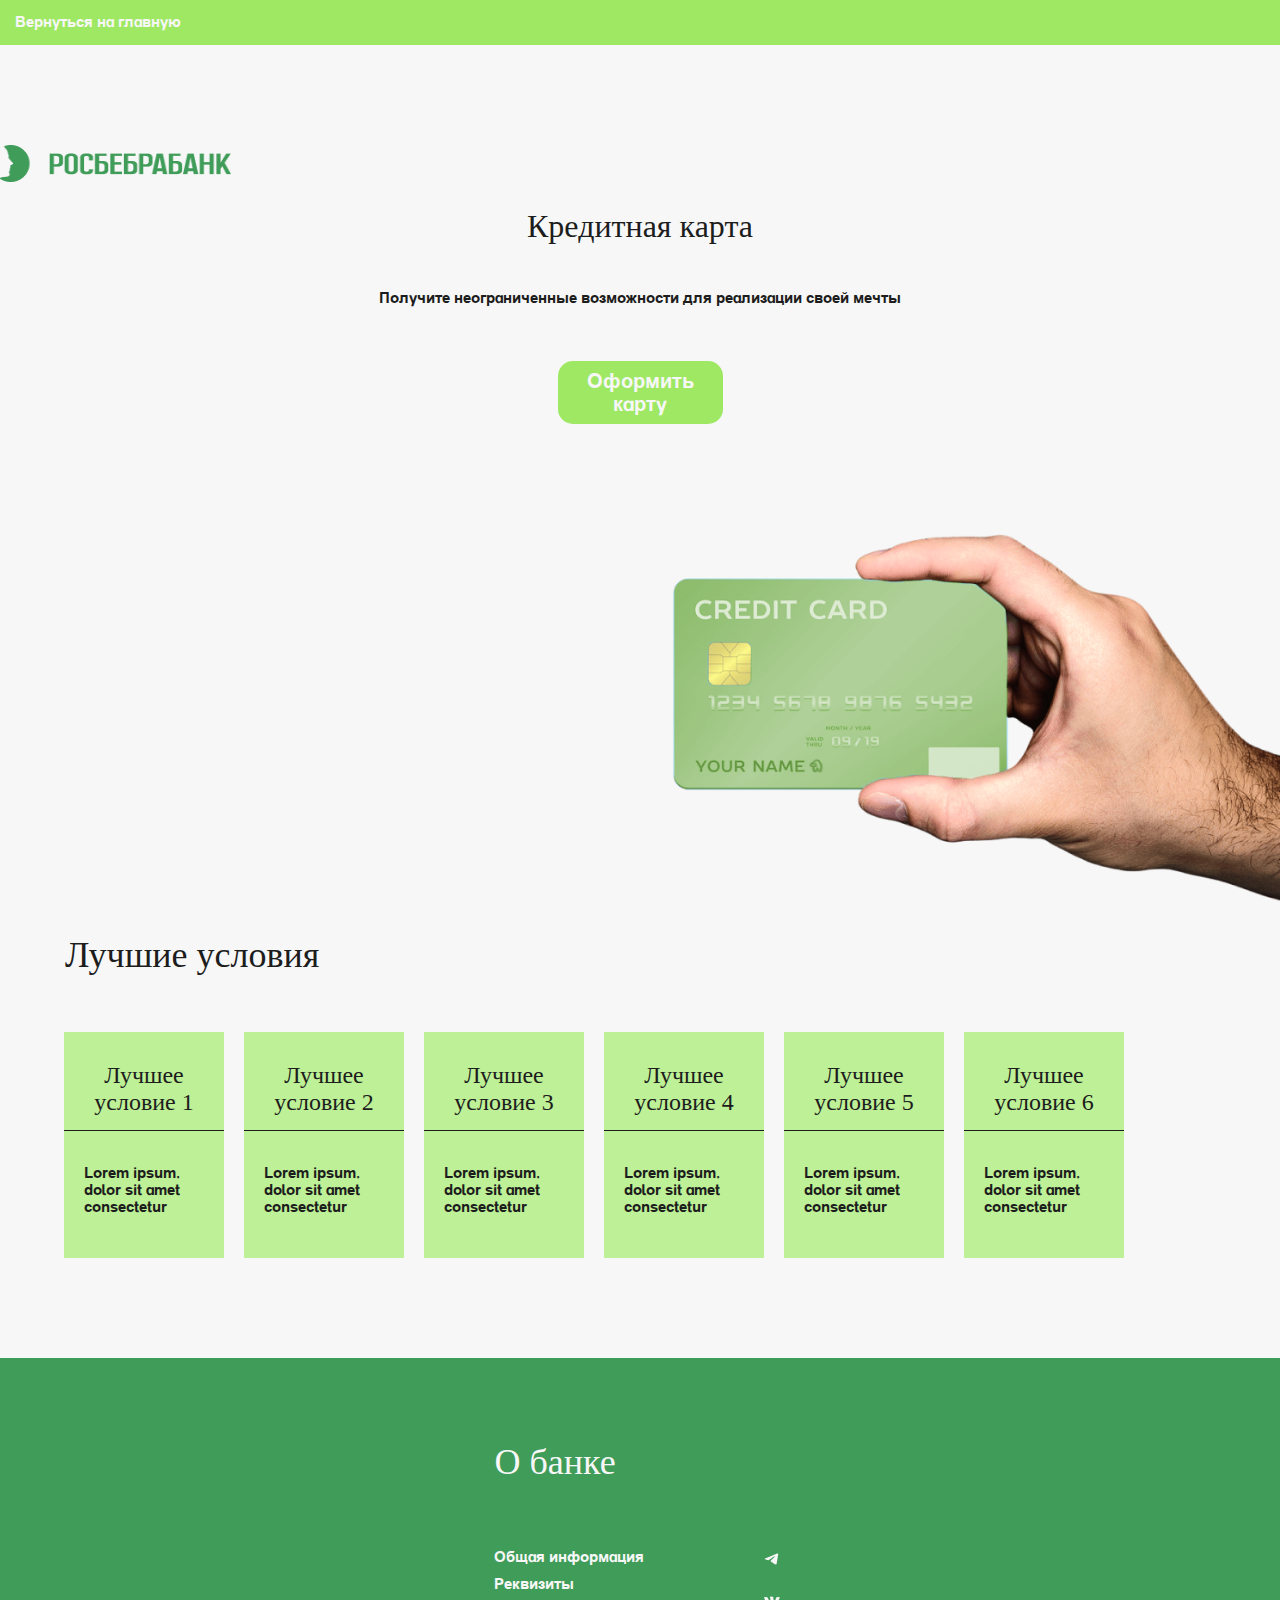
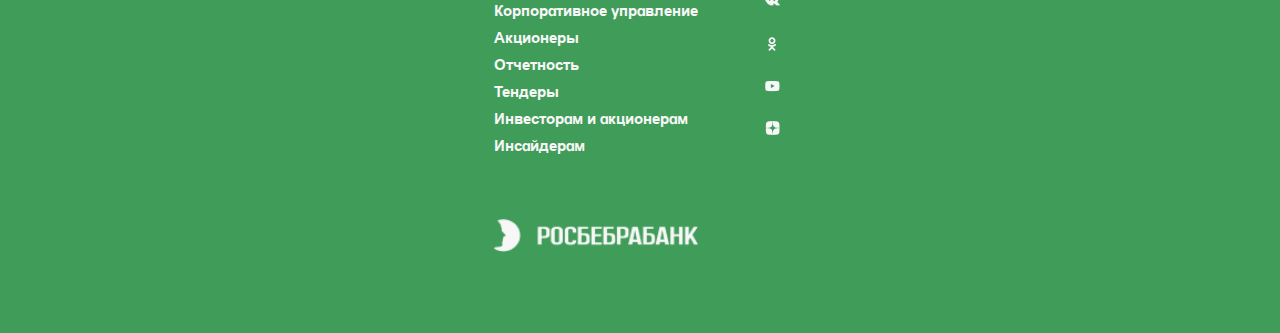
<file: second_page.html>
<!DOCTYPE html>
<html lang="en">
  <head>
    <meta charset="UTF-8" />
    <meta http-equiv="X-UA-Compatible" content="IE=edge" />
    <meta name="viewport" content="width=device-width, initial-scale=1.0" />
    <title>Document</title>
    <link rel="stylesheet" href="style2.css" />
    <link rel="stylesheet" href="ui.css" />
    <link rel="stylesheet" href="./normalize.css" />
  </head>
  <body>
    <header>
      <nav class="header__navigation">
        <nav class="header__navigation__links">
          <a class="interractable" href="./index.html"
            ><span class="text">Вернуться на главную</span></a
          >
        </nav>
        <img
          class="header__navigation__img phone-invisible"
          src="./assets/Vector.png"
          alt="not_found"
        />
      </nav>
    </header>

    <main>
      <img
        class="main__logo"
        src="./assets/Vectorrosbebrabank.png"
        alt="not_found"
      />

      <section class="main__promotion">
        <section class="main__promotion__tetx-section">
          <div>
            <h1>Кредитная карта</h1>
            <p class="text">
              Получите неограниченные возможности для реализации своей мечты
            </p>
          </div>
          <button class="interractable button">Оформить карту</button>
        </section>
        <img
          src="./assets/business-3362075_1280-min 1.png"
          alt="not_found"
          class="main__promotion__app-img"
        />
      </section>

      <section class="main__products">
        <h2>Лучшие условия</h2>
        <section class="slider">
          <section class="interractable block block--products">
            <h3>Лучшее условие 1</h3>
            <div class="block__line"></div>
            <p class="text">
              Lorem ipsum, dolor sit amet consectetur adipisicing elit. Optio
              recusandae inventore exercitationem voluptate
            </p>
          </section>
          <section class="interractable block block--products">
            <h3>Лучшее условие 2</h3>
            <div class="block__line"></div>
            <p class="text">
              Lorem ipsum, dolor sit amet consectetur adipisicing elit. Optio
              recusandae inventore exercitationem voluptate
            </p>
          </section>
          <section class="interractable block block--products">
            <h3>Лучшее условие 3</h3>
            <div class="block__line"></div>
            <p class="text">
              Lorem ipsum, dolor sit amet consectetur adipisicing elit. Optio
              recusandae inventore exercitationem voluptate
            </p>
          </section>
          <section class="interractable block block--products">
            <h3>Лучшее условие 4</h3>
            <div class="block__line"></div>
            <p class="text">
              Lorem ipsum, dolor sit amet consectetur adipisicing elit. Optio
              recusandae inventore exercitationem voluptate
            </p>
          </section>
          <section class="interractable block block--products">
            <h3>Лучшее условие 5</h3>
            <div class="block__line"></div>
            <p class="text">
              Lorem ipsum, dolor sit amet consectetur adipisicing elit. Optio
              recusandae inventore exercitationem voluptate
            </p>
          </section>
          <section class="interractable block block--products">
            <h3>Лучшее условие 6</h3>
            <div class="block__line"></div>
            <p class="text">
              Lorem ipsum, dolor sit amet consectetur adipisicing elit. Optio
              recusandae inventore exercitationem voluptate
            </p>
          </section>
        </section>
      </section>
    </main>

    <footer>
      <section class="footer__main-info phone-invisible">
        <h2 class="footer__section-header">Частникам</h2>
        <a href="" class="text">Потребительские кредиты</a>
        <a href="" class="text">Дебетовые карты</a>
        <a href="" class="text">Кредитные карты</a>
        <a href="" class="text">Вклады и счета</a>
        <a href="" class="text">Ипотека</a>
        <a href="" class="text">Автокредиты</a>
        <a href="" class="text">Наличные с покупкой</a>
        <a href="" class="text">Премиальное обслуживание</a>
      </section>

      <section class="footer__main-info phone-invisible">
        <h2 class="footer__section-header">Клиентам</h2>
        <a href="" class="text">Мобильное приложение</a>
        <a href="" class="text">Платежи и переводы</a>
        <a href="" class="text">Информация о платежах</a>
        <a href="" class="text">Тарифы</a>
        <a href="" class="text">Залоговое имущество</a>
        <a href="" class="text">Депозитарное обслуживание</a>
        <a href="" class="text">Сейфовые ячейки</a>
        <a href="" class="text">Безопасность</a>
      </section>

      <section class="footer__main-info">
        <h2 class="footer__section-header">О банке</h2>
        <a href="" class="text">Общая информация</a>
        <a href="" class="text">Реквизиты</a>
        <a href="" class="text">Корпоративное управление</a>
        <a href="" class="text">Акционеры</a>
        <a href="" class="text">Отчетность</a>
        <a href="" class="text">Тендеры</a>
        <a href="" class="text">Инвесторам и акционерам</a>
        <a href="" class="text">Инсайдерам</a>
        <img src="./assets/Vectorrosbebrabank_white.png" alt="not_found" />
      </section>

      <section class="footer__social-media-links">
        <a href=""
          ><img src="./assets/icon-telegram_tg.png" alt="not_found"
        /></a>
        <a href=""><img src="./assets/icon-vkontakte.png" alt="not_found" /></a>
        <a href=""
          ><img src="./assets/icon-odnoklassniki.png" alt="not_found"
        /></a>
        <a href=""><img src="./assets/icon-youtube.png" alt="not_found" /></a>
        <a href=""><img src="./assets/icon-zen.png" alt="not_found" /></a>
      </section>
    </footer>
  </body>
</html>
</file>
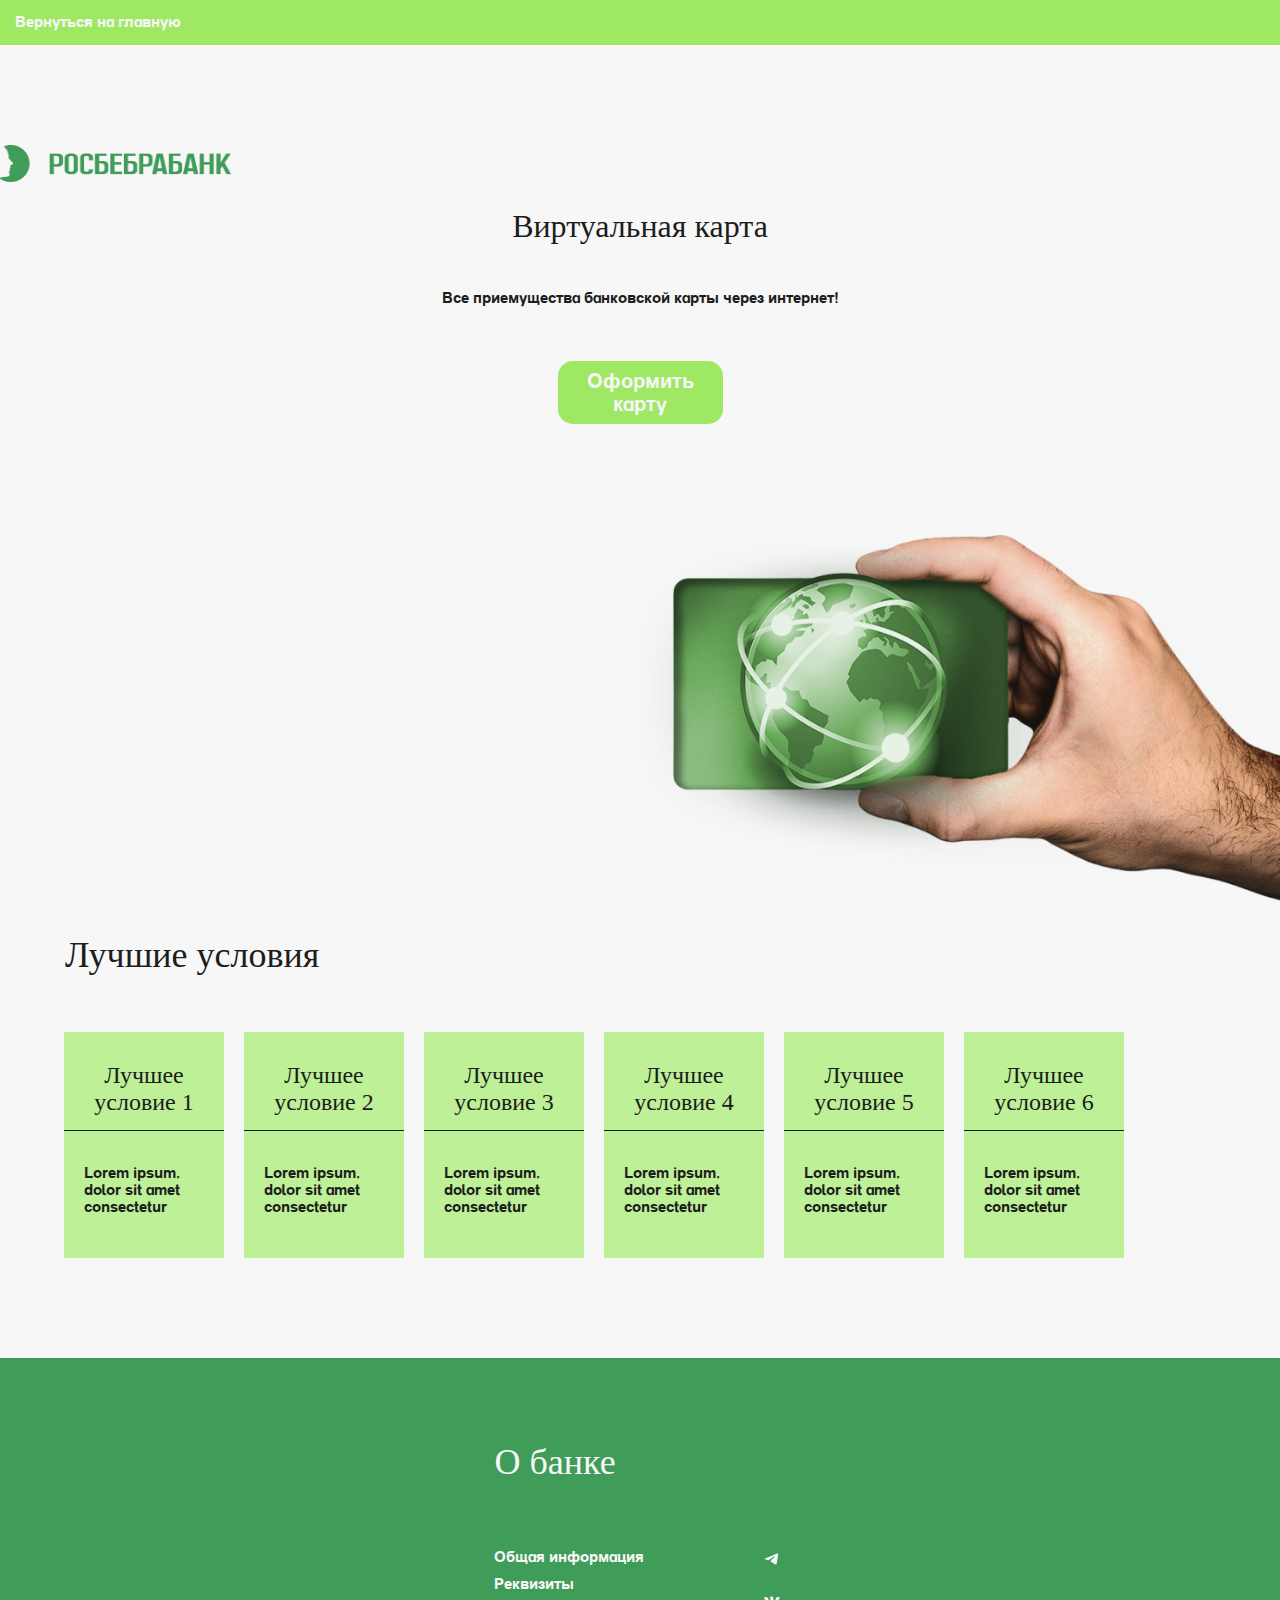
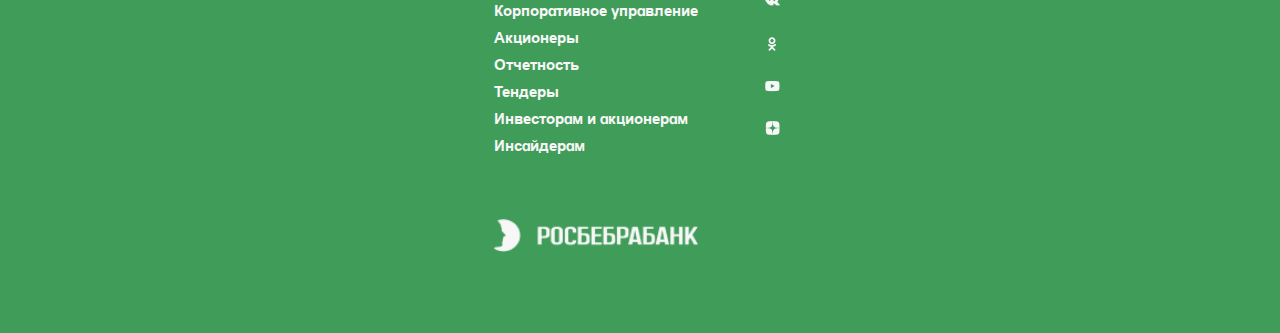
<file: seveeenth_page.html>
<!DOCTYPE html>
<html lang="en">
  <head>
    <meta charset="UTF-8" />
    <meta http-equiv="X-UA-Compatible" content="IE=edge" />
    <meta name="viewport" content="width=device-width, initial-scale=1.0" />
    <title>Document</title>
    <link rel="stylesheet" href="style2.css" />
    <link rel="stylesheet" href="ui.css" />
    <link rel="stylesheet" href="./normalize.css" />
  </head>
  <body>
    <header>
      <nav class="header__navigation">
        <nav class="header__navigation__links">
          <a class="interractable" href="./first_page.html"
            ><span class="text">Вернуться на главную</span></a
          >
        </nav>
        <img
          class="header__navigation__img phone-invisible"
          src="./assets/Vector.png"
          alt="not_found"
        />
      </nav>
    </header>

    <main>
      <img
        class="main__logo"
        src="./assets/Vectorrosbebrabank.png"
        alt="not_found"
      />

      <section class="main__promotion">
        <section class="main__promotion__tetx-section">
          <div>
            <h1>Виртуальная карта</h1>
            <p class="text">
              Все приемущества банковской карты через интернет!
            </p>
          </div>
          <button class="interractable button">Оформить карту</button>
        </section>
        <img
          src="./assets/webra.png"
          alt="not_found"
          class="main__promotion__app-img"
        />
      </section>

      <section class="main__products">
        <h2>Лучшие условия</h2>
        <section class="slider">
          <section class="interractable block block--products">
            <h3>Лучшее условие 1</h3>
            <div class="block__line"></div>
            <p class="text">
              Lorem ipsum, dolor sit amet consectetur adipisicing elit. Optio
              recusandae inventore exercitationem voluptate
            </p>
          </section>
          <section class="interractable block block--products">
            <h3>Лучшее условие 2</h3>
            <div class="block__line"></div>
            <p class="text">
              Lorem ipsum, dolor sit amet consectetur adipisicing elit. Optio
              recusandae inventore exercitationem voluptate
            </p>
          </section>
          <section class="interractable block block--products">
            <h3>Лучшее условие 3</h3>
            <div class="block__line"></div>
            <p class="text">
              Lorem ipsum, dolor sit amet consectetur adipisicing elit. Optio
              recusandae inventore exercitationem voluptate
            </p>
          </section>
          <section class="interractable block block--products">
            <h3>Лучшее условие 4</h3>
            <div class="block__line"></div>
            <p class="text">
              Lorem ipsum, dolor sit amet consectetur adipisicing elit. Optio
              recusandae inventore exercitationem voluptate
            </p>
          </section>
          <section class="interractable block block--products">
            <h3>Лучшее условие 5</h3>
            <div class="block__line"></div>
            <p class="text">
              Lorem ipsum, dolor sit amet consectetur adipisicing elit. Optio
              recusandae inventore exercitationem voluptate
            </p>
          </section>
          <section class="interractable block block--products">
            <h3>Лучшее условие 6</h3>
            <div class="block__line"></div>
            <p class="text">
              Lorem ipsum, dolor sit amet consectetur adipisicing elit. Optio
              recusandae inventore exercitationem voluptate
            </p>
          </section>
        </section>
      </section>
    </main>

    <footer>
      <section class="footer__main-info phone-invisible">
        <h2 class="footer__section-header">Частникам</h2>
        <a href="" class="text">Потребительские кредиты</a>
        <a href="" class="text">Дебетовые карты</a>
        <a href="" class="text">Кредитные карты</a>
        <a href="" class="text">Вклады и счета</a>
        <a href="" class="text">Ипотека</a>
        <a href="" class="text">Автокредиты</a>
        <a href="" class="text">Наличные с покупкой</a>
        <a href="" class="text">Премиальное обслуживание</a>
      </section>

      <section class="footer__main-info phone-invisible">
        <h2 class="footer__section-header">Клиентам</h2>
        <a href="" class="text">Мобильное приложение</a>
        <a href="" class="text">Платежи и переводы</a>
        <a href="" class="text">Информация о платежах</a>
        <a href="" class="text">Тарифы</a>
        <a href="" class="text">Залоговое имущество</a>
        <a href="" class="text">Депозитарное обслуживание</a>
        <a href="" class="text">Сейфовые ячейки</a>
        <a href="" class="text">Безопасность</a>
      </section>

      <section class="footer__main-info">
        <h2 class="footer__section-header">О банке</h2>
        <a href="" class="text">Общая информация</a>
        <a href="" class="text">Реквизиты</a>
        <a href="" class="text">Корпоративное управление</a>
        <a href="" class="text">Акционеры</a>
        <a href="" class="text">Отчетность</a>
        <a href="" class="text">Тендеры</a>
        <a href="" class="text">Инвесторам и акционерам</a>
        <a href="" class="text">Инсайдерам</a>
        <img src="./assets/Vectorrosbebrabank_white.png" alt="not_found" />
      </section>

      <section class="footer__social-media-links">
        <a href=""
          ><img src="./assets/icon-telegram_tg.png" alt="not_found"
        /></a>
        <a href=""><img src="./assets/icon-vkontakte.png" alt="not_found" /></a>
        <a href=""
          ><img src="./assets/icon-odnoklassniki.png" alt="not_found"
        /></a>
        <a href=""><img src="./assets/icon-youtube.png" alt="not_found" /></a>
        <a href=""><img src="./assets/icon-zen.png" alt="not_found" /></a>
      </section>
    </footer>
  </body>
</html>
</file>
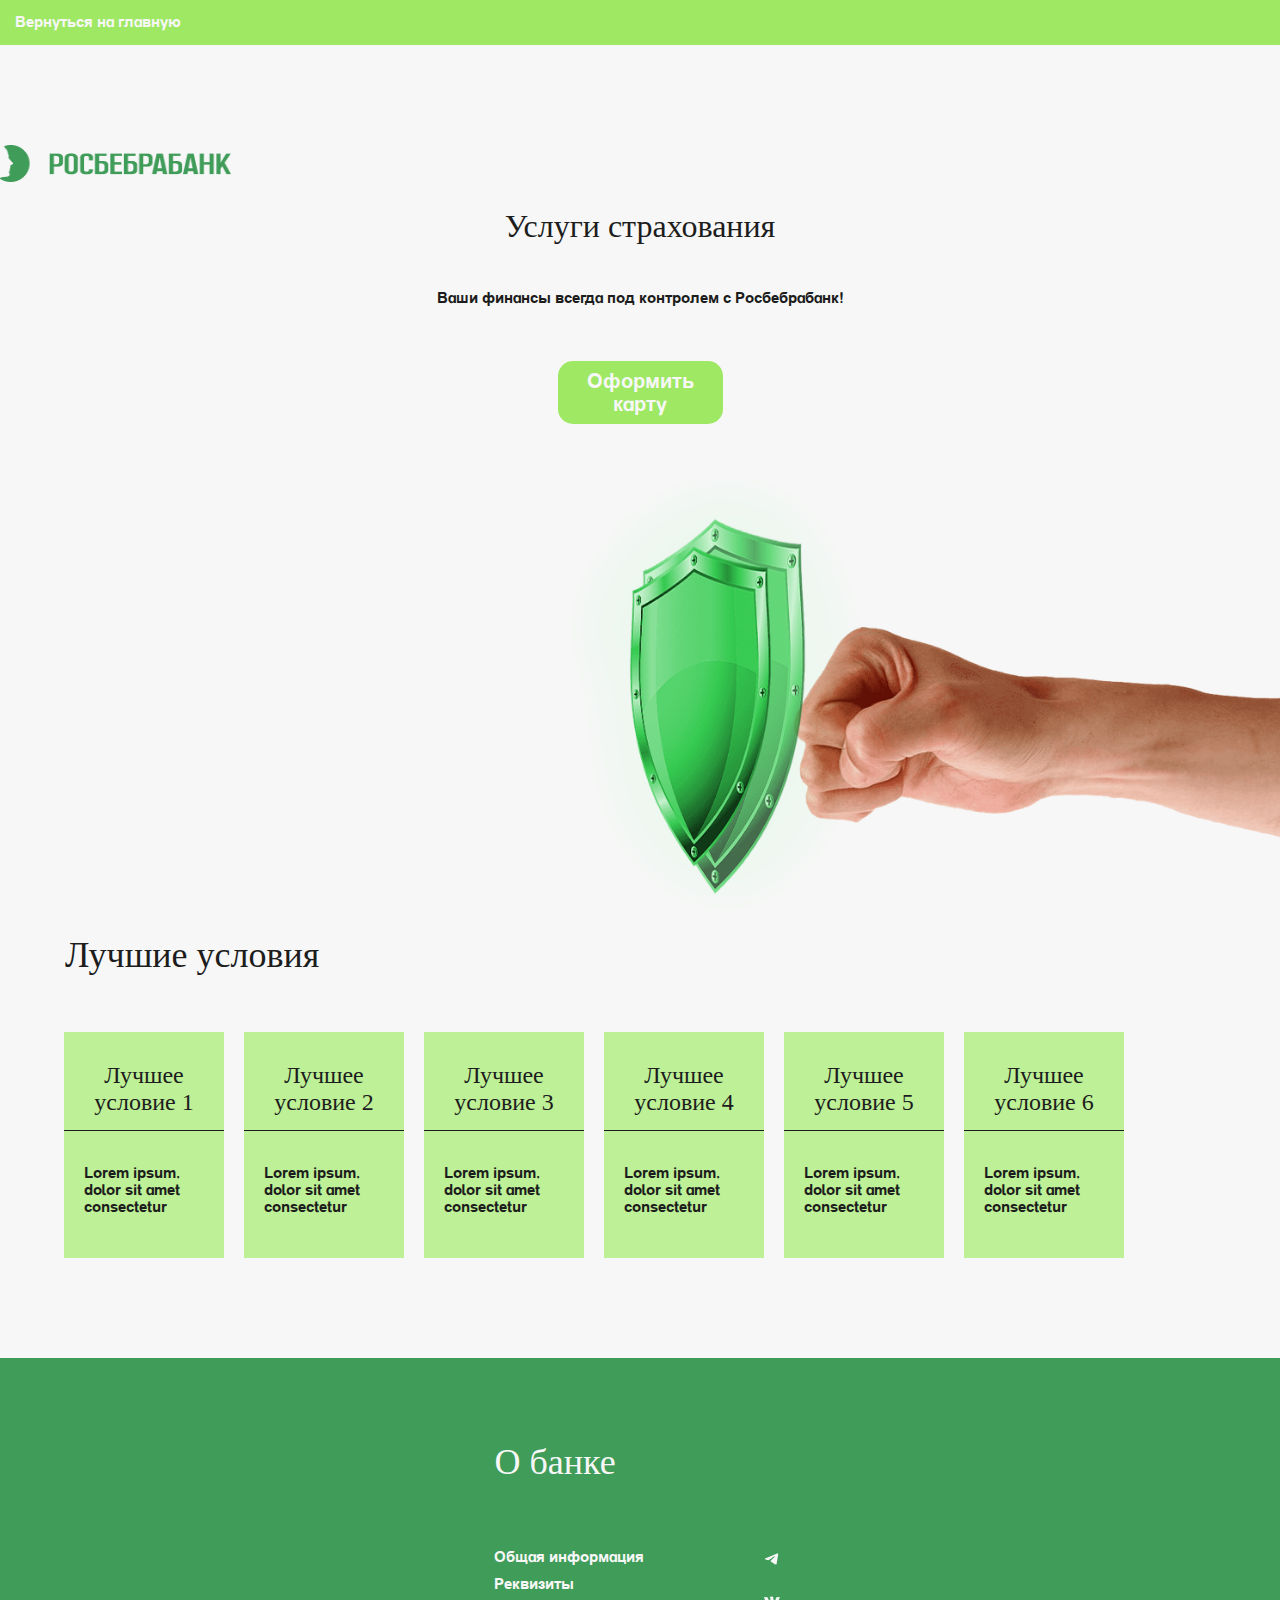
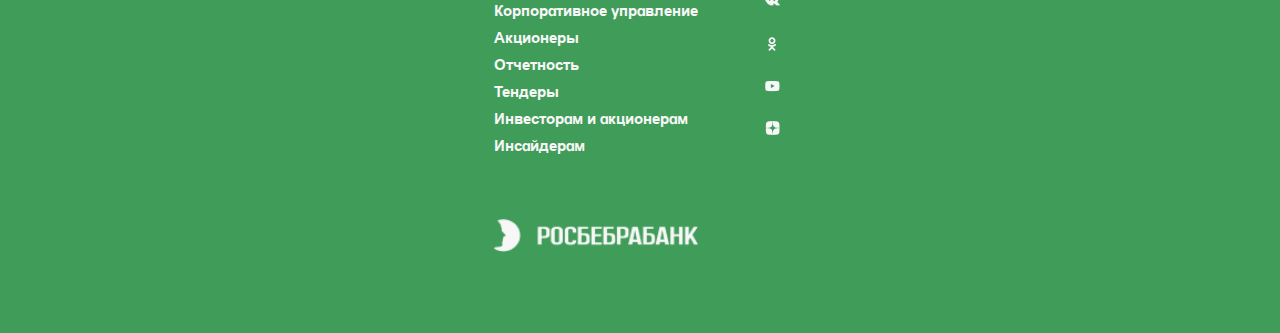
<file: sixth_page.html>
<!DOCTYPE html>
<html lang="en">
  <head>
    <meta charset="UTF-8" />
    <meta http-equiv="X-UA-Compatible" content="IE=edge" />
    <meta name="viewport" content="width=device-width, initial-scale=1.0" />
    <title>Document</title>
    <link rel="stylesheet" href="style2.css" />
    <link rel="stylesheet" href="ui.css" />
    <link rel="stylesheet" href="./normalize.css" />
  </head>
  <body>
    <header>
      <nav class="header__navigation">
        <nav class="header__navigation__links">
          <a class="interractable" href="./index.html"
            ><span class="text">Вернуться на главную</span></a
          >
        </nav>
        <img
          class="header__navigation__img phone-invisible"
          src="./assets/Vector.png"
          alt="not_found"
        />
      </nav>
    </header>

    <main>
      <img
        class="main__logo"
        src="./assets/Vectorrosbebrabank.png"
        alt="not_found"
      />

      <section class="main__promotion">
        <section class="main__promotion__tetx-section">
          <div>
            <h1>Услуги страхования</h1>
            <p class="text">
              Ваши финансы всегда под контролем с Росбебрабанк!
            </p>
          </div>
          <button class="interractable button">Оформить карту</button>
        </section>
        <img
          src="./assets/shield.png"
          alt="not_found"
          class="main__promotion__app-img"
        />
      </section>

      <section class="main__products">
        <h2>Лучшие условия</h2>
        <section class="slider">
          <section class="interractable block block--products">
            <h3>Лучшее условие 1</h3>
            <div class="block__line"></div>
            <p class="text">
              Lorem ipsum, dolor sit amet consectetur adipisicing elit. Optio
              recusandae inventore exercitationem voluptate
            </p>
          </section>
          <section class="interractable block block--products">
            <h3>Лучшее условие 2</h3>
            <div class="block__line"></div>
            <p class="text">
              Lorem ipsum, dolor sit amet consectetur adipisicing elit. Optio
              recusandae inventore exercitationem voluptate
            </p>
          </section>
          <section class="interractable block block--products">
            <h3>Лучшее условие 3</h3>
            <div class="block__line"></div>
            <p class="text">
              Lorem ipsum, dolor sit amet consectetur adipisicing elit. Optio
              recusandae inventore exercitationem voluptate
            </p>
          </section>
          <section class="interractable block block--products">
            <h3>Лучшее условие 4</h3>
            <div class="block__line"></div>
            <p class="text">
              Lorem ipsum, dolor sit amet consectetur adipisicing elit. Optio
              recusandae inventore exercitationem voluptate
            </p>
          </section>
          <section class="interractable block block--products">
            <h3>Лучшее условие 5</h3>
            <div class="block__line"></div>
            <p class="text">
              Lorem ipsum, dolor sit amet consectetur adipisicing elit. Optio
              recusandae inventore exercitationem voluptate
            </p>
          </section>
          <section class="interractable block block--products">
            <h3>Лучшее условие 6</h3>
            <div class="block__line"></div>
            <p class="text">
              Lorem ipsum, dolor sit amet consectetur adipisicing elit. Optio
              recusandae inventore exercitationem voluptate
            </p>
          </section>
        </section>
      </section>
    </main>

    <footer>
      <section class="footer__main-info phone-invisible">
        <h2 class="footer__section-header">Частникам</h2>
        <a href="" class="text">Потребительские кредиты</a>
        <a href="" class="text">Дебетовые карты</a>
        <a href="" class="text">Кредитные карты</a>
        <a href="" class="text">Вклады и счета</a>
        <a href="" class="text">Ипотека</a>
        <a href="" class="text">Автокредиты</a>
        <a href="" class="text">Наличные с покупкой</a>
        <a href="" class="text">Премиальное обслуживание</a>
      </section>

      <section class="footer__main-info phone-invisible">
        <h2 class="footer__section-header">Клиентам</h2>
        <a href="" class="text">Мобильное приложение</a>
        <a href="" class="text">Платежи и переводы</a>
        <a href="" class="text">Информация о платежах</a>
        <a href="" class="text">Тарифы</a>
        <a href="" class="text">Залоговое имущество</a>
        <a href="" class="text">Депозитарное обслуживание</a>
        <a href="" class="text">Сейфовые ячейки</a>
        <a href="" class="text">Безопасность</a>
      </section>

      <section class="footer__main-info">
        <h2 class="footer__section-header">О банке</h2>
        <a href="" class="text">Общая информация</a>
        <a href="" class="text">Реквизиты</a>
        <a href="" class="text">Корпоративное управление</a>
        <a href="" class="text">Акционеры</a>
        <a href="" class="text">Отчетность</a>
        <a href="" class="text">Тендеры</a>
        <a href="" class="text">Инвесторам и акционерам</a>
        <a href="" class="text">Инсайдерам</a>
        <img src="./assets/Vectorrosbebrabank_white.png" alt="not_found" />
      </section>

      <section class="footer__social-media-links">
        <a href=""
          ><img src="./assets/icon-telegram_tg.png" alt="not_found"
        /></a>
        <a href=""><img src="./assets/icon-vkontakte.png" alt="not_found" /></a>
        <a href=""
          ><img src="./assets/icon-odnoklassniki.png" alt="not_found"
        /></a>
        <a href=""><img src="./assets/icon-youtube.png" alt="not_found" /></a>
        <a href=""><img src="./assets/icon-zen.png" alt="not_found" /></a>
      </section>
    </footer>
  </body>
</html>
</file>
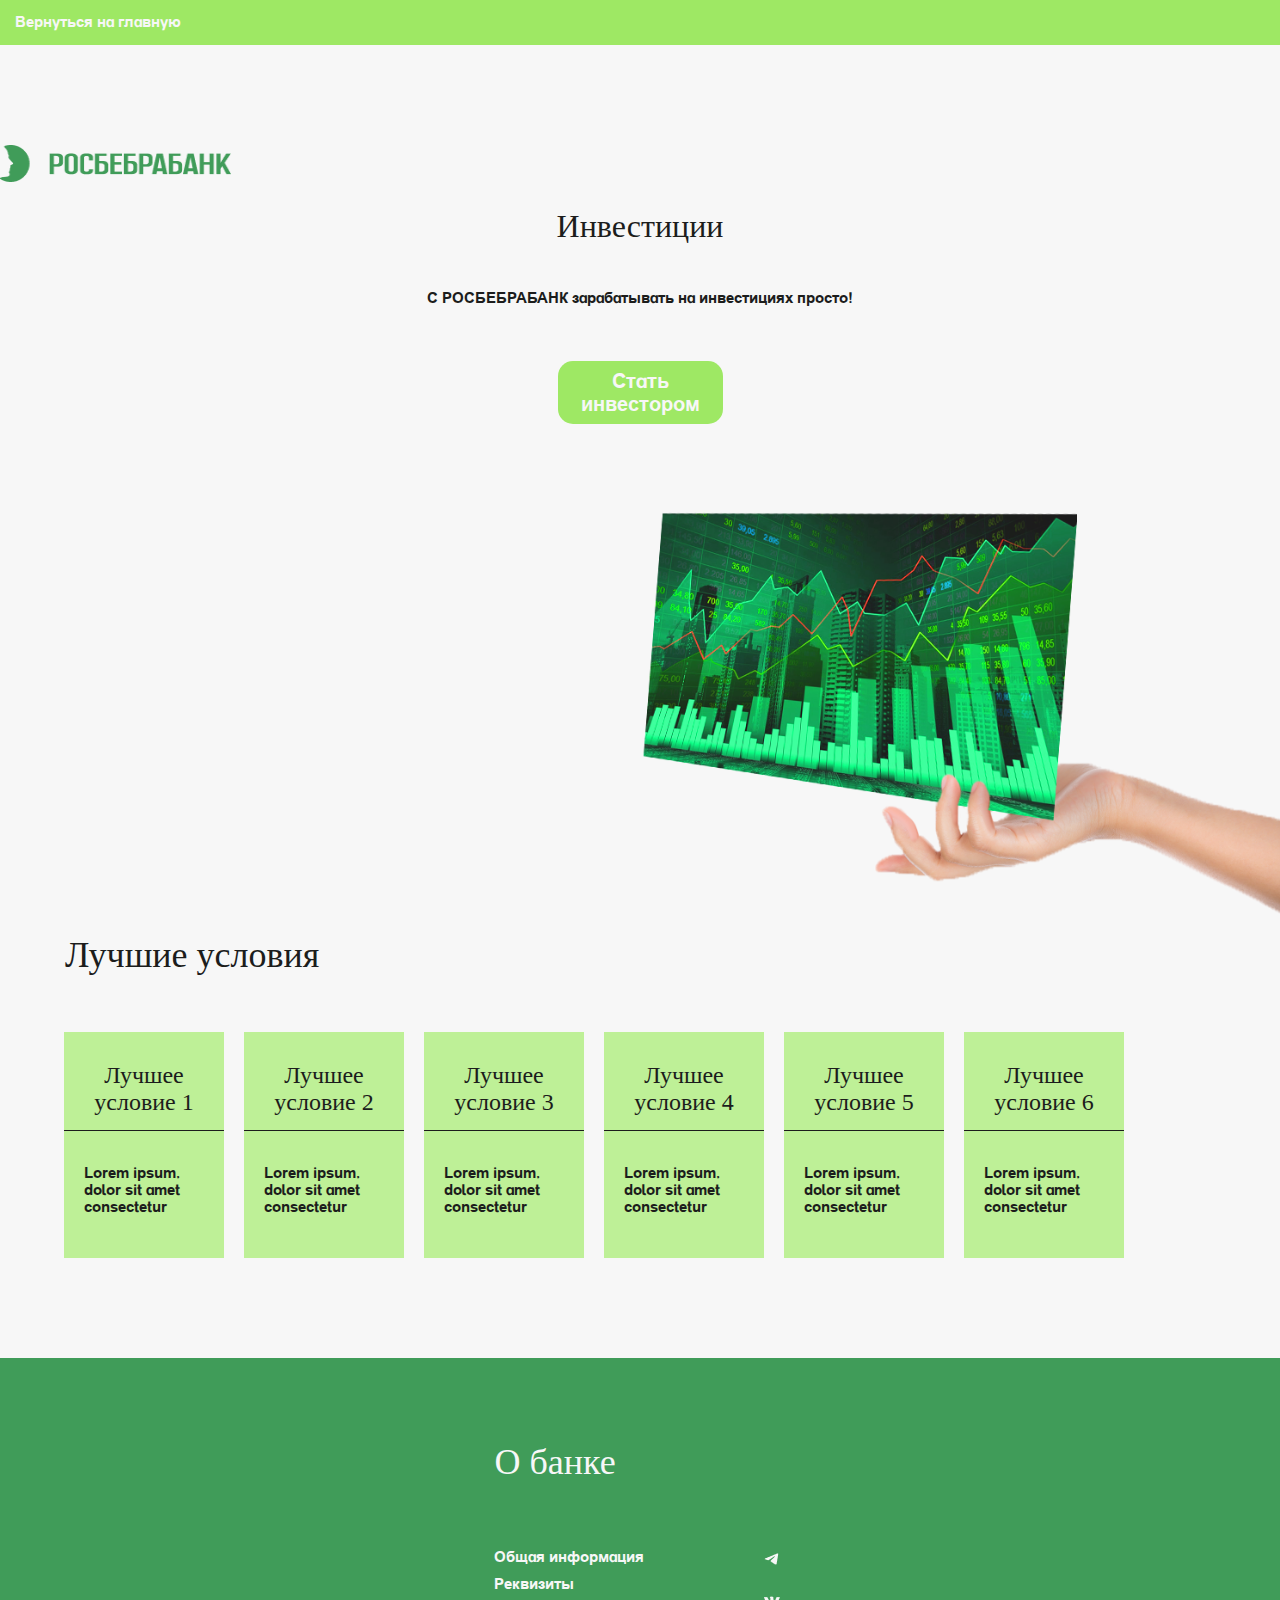
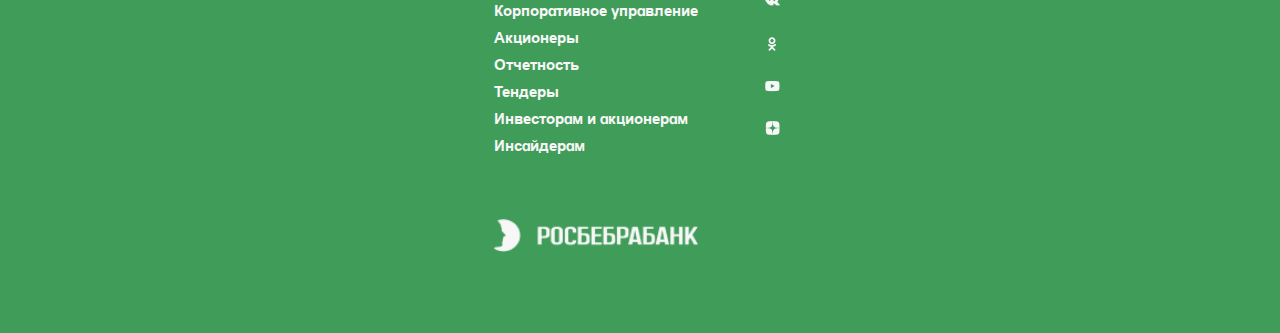
<file: third_page.html>
<!DOCTYPE html>
<html lang="en">
  <head>
    <meta charset="UTF-8" />
    <meta http-equiv="X-UA-Compatible" content="IE=edge" />
    <meta name="viewport" content="width=device-width, initial-scale=1.0" />
    <title>Document</title>
    <link rel="stylesheet" href="style2.css" />
    <link rel="stylesheet" href="ui.css" />
    <link rel="stylesheet" href="./normalize.css" />
  </head>
  <body>
    <header>
      <nav class="header__navigation">
        <nav class="header__navigation__links">
          <a class="interractable" href="./index.html"
            ><span class="text">Вернуться на главную</span></a
          >
        </nav>
        <img
          class="header__navigation__img phone-invisible"
          src="./assets/Vector.png"
          alt="not_found"
        />
      </nav>
    </header>

    <main>
      <img
        class="main__logo"
        src="./assets/Vectorrosbebrabank.png"
        alt="not_found"
      />

      <section class="main__promotion">
        <section class="main__promotion__tetx-section">
          <div>
            <h1>Инвестиции</h1>
            <p class="text">
              С РОСБЕБРАБАНК зарабатывать на инвестициях просто!
            </p>
          </div>
          <button class="interractable button">Стать инвестором</button>
        </section>
        <img
          src="./assets/invest.png"
          alt="not_found"
          class="main__promotion__app-img"
        />
      </section>

      <section class="main__products">
        <h2>Лучшие условия</h2>
        <section class="slider">
          <section class="interractable block block--products">
            <h3>Лучшее условие 1</h3>
            <div class="block__line"></div>
            <p class="text">
              Lorem ipsum, dolor sit amet consectetur adipisicing elit. Optio
              recusandae inventore exercitationem voluptate
            </p>
          </section>
          <section class="interractable block block--products">
            <h3>Лучшее условие 2</h3>
            <div class="block__line"></div>
            <p class="text">
              Lorem ipsum, dolor sit amet consectetur adipisicing elit. Optio
              recusandae inventore exercitationem voluptate
            </p>
          </section>
          <section class="interractable block block--products">
            <h3>Лучшее условие 3</h3>
            <div class="block__line"></div>
            <p class="text">
              Lorem ipsum, dolor sit amet consectetur adipisicing elit. Optio
              recusandae inventore exercitationem voluptate
            </p>
          </section>
          <section class="interractable block block--products">
            <h3>Лучшее условие 4</h3>
            <div class="block__line"></div>
            <p class="text">
              Lorem ipsum, dolor sit amet consectetur adipisicing elit. Optio
              recusandae inventore exercitationem voluptate
            </p>
          </section>
          <section class="interractable block block--products">
            <h3>Лучшее условие 5</h3>
            <div class="block__line"></div>
            <p class="text">
              Lorem ipsum, dolor sit amet consectetur adipisicing elit. Optio
              recusandae inventore exercitationem voluptate
            </p>
          </section>
          <section class="interractable block block--products">
            <h3>Лучшее условие 6</h3>
            <div class="block__line"></div>
            <p class="text">
              Lorem ipsum, dolor sit amet consectetur adipisicing elit. Optio
              recusandae inventore exercitationem voluptate
            </p>
          </section>
        </section>
      </section>
    </main>

    <footer>
      <section class="footer__main-info phone-invisible">
        <h2 class="footer__section-header">Частникам</h2>
        <a href="" class="text">Потребительские кредиты</a>
        <a href="" class="text">Дебетовые карты</a>
        <a href="" class="text">Кредитные карты</a>
        <a href="" class="text">Вклады и счета</a>
        <a href="" class="text">Ипотека</a>
        <a href="" class="text">Автокредиты</a>
        <a href="" class="text">Наличные с покупкой</a>
        <a href="" class="text">Премиальное обслуживание</a>
      </section>

      <section class="footer__main-info phone-invisible">
        <h2 class="footer__section-header">Клиентам</h2>
        <a href="" class="text">Мобильное приложение</a>
        <a href="" class="text">Платежи и переводы</a>
        <a href="" class="text">Информация о платежах</a>
        <a href="" class="text">Тарифы</a>
        <a href="" class="text">Залоговое имущество</a>
        <a href="" class="text">Депозитарное обслуживание</a>
        <a href="" class="text">Сейфовые ячейки</a>
        <a href="" class="text">Безопасность</a>
      </section>

      <section class="footer__main-info">
        <h2 class="footer__section-header">О банке</h2>
        <a href="" class="text">Общая информация</a>
        <a href="" class="text">Реквизиты</a>
        <a href="" class="text">Корпоративное управление</a>
        <a href="" class="text">Акционеры</a>
        <a href="" class="text">Отчетность</a>
        <a href="" class="text">Тендеры</a>
        <a href="" class="text">Инвесторам и акционерам</a>
        <a href="" class="text">Инсайдерам</a>
        <img src="./assets/Vectorrosbebrabank_white.png" alt="not_found" />
      </section>

      <section class="footer__social-media-links">
        <a href=""
          ><img src="./assets/icon-telegram_tg.png" alt="not_found"
        /></a>
        <a href=""><img src="./assets/icon-vkontakte.png" alt="not_found" /></a>
        <a href=""
          ><img src="./assets/icon-odnoklassniki.png" alt="not_found"
        /></a>
        <a href=""><img src="./assets/icon-youtube.png" alt="not_found" /></a>
        <a href=""><img src="./assets/icon-zen.png" alt="not_found" /></a>
      </section>
    </footer>
  </body>
</html>
</file>
<file: style.css>
.block {
  overflow: hidden;
  width: 160px;
  height: 226px;
  flex-shrink: 0;
  display: flex;
  flex-direction: column;
  box-sizing: border-box;
  padding-top: 29px;
  align-items: center;
  background-color: #BEF097;
}

.block__line{
  width: 100%;
  height: 1px;
  margin: 13px 0;
  background-color: #1c1d1c;
}

.main__first-screen {
  align-items: center;
  display: flex;
  flex-direction: column;
  gap: 55px;
}

.main__products {
  margin: 0 auto;

  display: flex;
  gap: 55px;
  flex-direction: column;
  max-width: 90%;
}

.block--products{
  justify-content: space-between;
}

.main__services {
  margin: 0 auto;

  display: flex;
  gap: 55px;
  flex-direction: column;
  max-width: 90%;
}

.block--sevices{
  background-color: #409C59;
}

.block--sevices .block__line{
  background-color: #f7f7f7;
}

.block--sevices h3{
  color: #f7f7f7;
}

.block--sevices img{
  flex-shrink: 0;
  height: 40px;
}

.main__app{
  margin: 0 auto;

  max-width: 90%;
  display: flex;
  flex-direction: column;
  gap: 55px;
  align-items: center;
}

.main__app__tetx-section{
  display: flex;
  flex-direction: column;
  gap: 55px;
  align-items: center;
}

.main__app__tetx-section div{
  display: flex;
  flex-direction: column;
  gap: 23px;
  align-items: center;
  text-align: center;
}

.main__app img{
  max-width: 390px;
  width: 80vw;
}

.main__navigation{
  width: 100%;
}

.navigation-links{
  display: flex;
  flex-direction: row;
  gap: 15px;
  width: 1080px;
  max-width: 90vw;
  margin: 0 auto;
}

.main__news{
  margin: 0 auto;

  width: 1080px;
  max-width: 90vw;
  display: flex;
  flex-direction: column;
  gap: 55px;
}

.block--news {
  height: 190px;
}

.main__feedback {
  margin: 0 auto;

  width: 1080px;
  max-width: 90vw;
  display: flex;
  flex-direction: column;
  gap: 55px;
}

.block--feedback{
  width: 100%;
  height: auto;
  background: none;
  display: flex;
  gap: 20px;
  align-items: flex-start;
}

.block--feedback input{
  border-radius: 50px;
  border: 1px solid #717171;
  background: #F7F7F7; 
  width: 99%;
  flex-shrink: 0;
  
  color: #1C1D1C;
  font-family: Waybuloo Arial;
  font-size: 15px;
  font-style: normal;
  line-height: normal; 
}

.feedback__name{
  height: 61px;
}

.feedback__email{
  height: 61px;
}

.feedback__message{
  height: 347px; 
}

.main__quetions{
  width: 100%;
  display: flex;
  flex-direction: column;
  gap: 55px
}

.main__quetions h2{
  width: 1080px;
  max-width: 90vw;
  margin: 0 auto;
}

.block--questions{
  justify-content: center;
  padding: 0;
  width: 70%;
  height: 81px;
  flex-shrink: 0;
  align-items: flex-end;
  background: #409C59;
}

.block--questions input{
  padding: 0;
  margin-right: 10px;
  border-radius: 50px;
  border: 1px solid #717171;
  background: #F7F7F7; 
  width: 90%;
  height: 61px;
  flex-shrink: 0;
  
  color: #1C1D1C;
  font-family: Waybuloo Arial;
  font-size: 15px;
  font-style: normal;
  line-height: normal;  
}


@media (min-width: 1440px){
  .block {
    width: 388px;
    height: 308px; 
    padding-top: 73px;
  }

  .block__line{
    margin: 23px 0;
    height: 2px;
  }

  .main__first-screen{
    gap: 85px;
  }

  .main__products .slider{
    flex-wrap: wrap;
    width: 1204px;
  }
  
  .main__products h2{
    width: fit-content;
  }

  .main__services{
    margin: 0;
    margin-left: calc((100vw - 1204px)/2);
  }

  .block--sevices{
    height: 457px
  }

  .block--sevices img{
    transform: scale(2);
    padding-top: 50px;
  }

  .main__app{
    flex-direction: row;
    width: auto;
  }

  .main__app__tetx-section{
    height: 575px;
    flex-direction: column;
    justify-content: space-between;
    align-items: flex-start;
  }

  .main__app__tetx-section div h2{
    width: 100%;
    text-align: left;
  }

  .block--feedback{
    width: 100%;
    height: fit-content;
    flex-shrink: 0;
    background: #409C59;
    box-sizing: border-box;
    padding: 75px 20px;
  }

  .block--questions{
    background: none;
    height: auto;
    width: 100%;
    align-items: center;
  }

  .block--questions input{
    margin: 0;
    width: 1080px;
    max-width: none;
  }

}
</file>
<file: ui.css>
a {
  text-decoration: none;
}

.button {
  width: 165px;
  height: 63px;
  flex-shrink: 0;
  border-radius: 15px;
  background: #9ee864;
  border: 0;

  color: #f7f7f7;
  text-align: center;
  font-family: "Waybuloo Arial";
  font-size: 20px;
  font-style: normal;
  font-weight: 700;
  line-height: normal;
}

.slider {
  display: flex;
  flex-shrink: 0;
  gap: 20px;
  overflow-x: scroll;
  overflow-y: hidden;
  max-width: 90vw;
  scrollbar-width: none;
}

body {
  margin: 0;
  background-color: #f7f7f7;
}

main {
  padding-top: 145px;
  padding-bottom: 100px;
  display: flex;
  flex-direction: column;
  gap: 100px;
}

@font-face {
  font-family: "Waybuloo Arial";
  src: url("./fonts/WaybulooArial-Bold.ttf");
}

@font-face {
  font-family: "Saar SP";
  src: url("./fonts/SaarSPDemo.otf");
}

.text {
  margin: 0;
  color: #1c1d1c;
  font-family: "Waybuloo Arial";
  font-size: 15px;
  font-style: normal;
  line-height: normal;
}

h1 {
  margin: 1px;
  /* color: #1C1D1C;
      font-family: Saar SP Demo;
      font-size: 128px;
      font-style: normal;
      font-weight: 400;
      line-height: normal;  */

  color: #1c1d1c;
  text-align: center;
  font-family: Saar SP Demo;
  font-size: 48px;
  font-style: normal;
  font-weight: 400;
  line-height: normal;
}

h2 {
  margin: 1px;
  /* color: #1C1D1C;
      font-family: Saar SP Demo;
      font-size: 64px;
      font-style: normal;
      font-weight: 400;
      line-height: normal;  */

  color: #1c1d1c;
  font-family: Saar SP Demo;
  font-size: 36px;
  font-style: normal;
  font-weight: 400;
  line-height: normal;
}

h3 {
  margin: 1px;
  /* color: #1C1D1C;
      font-family: Saar SP Demo;
      font-size: 36px;
      font-style: normal;
      font-weight: 400;
      line-height: normal;  */

  color: #1c1d1c;
  text-align: center;
  font-family: Saar SP Demo;
  font-size: 24px;
  font-style: normal;
  font-weight: 400;
  line-height: normal;
}

.interractable {
  cursor: pointer;
  transition: all 0.1s;
}

.interractable:hover {
  transition: all 0.1s;
  transform: scale(1.05);
}

.interractable:active {
  transition: all 0.1s;
  transform: scale(0.95);
}

footer {
  width: 100%;
  height: 575px;
  flex-shrink: 0;
  background: #409c59;
  display: flex;
  flex-direction: row;
  justify-content: center;
  align-items: center;
  gap: 60px;
}

.footer__social-media-links {
  display: flex;
  flex-direction: column;
  gap: 10px;
}

.footer__section-header {
  color: #f7f7f7;
  margin-bottom: 55px;
}

.footer__main-info {
  display: flex;
  flex-direction: column;
  gap: 10px;
}

.footer__main-info .text {
  color: #f7f7f7;
}

.footer__main-info img {
  margin-top: 55px;
}

header {
  z-index: 99;
  position: fixed;
  width: 100%;
  height: 45px;
  flex-shrink: 0;
  background: #9ee864;
  box-sizing: border-box;
  padding: 0 15px;
}

.header__navigation {
  width: 100%;
  height: 100%;
  display: flex;
  flex-direction: row;
  justify-content: space-between;
  align-items: center;
}

.header__navigation__links {
  display: flex;
  align-items: center;
  justify-content: space-between;
  height: auto;
  width: inherit;
}

.header__navigation__img {
  margin-right: 15px;
  width: 30px;
  height: 32px;
  flex-shrink: 0;
}

.header__navigation span {
  color: #f7f7f7;
}

.phone-invisible {
  display: none;
}

.desctop-invisible {
  display: flex;
}

@media (min-width: 1440px) {
  .phone-invisible {
    display: flex;
  }

  .desctop-invisible {
    display: none;
  }

  main {
    padding-top: 145px;
    padding-bottom: 155px;
    display: flex;
    flex-direction: column;
    gap: 200px;
  }

  h1 {
    margin: 1px;
    color: #1c1d1c;
    font-family: Saar SP Demo;
    font-size: 128px;
    font-style: normal;
    font-weight: 400;
    line-height: normal;
    /*   
    color: #1c1d1c;
    text-align: center;
    font-family: Saar SP Demo;
    font-size: 48px;
    font-style: normal;
    font-weight: 400;
    line-height: normal; */
  }

  h2 {
    margin: 1px;
    color: #1c1d1c;
    font-family: Saar SP Demo;
    font-size: 64px;
    font-style: normal;
    font-weight: 400;
    line-height: normal;

    /* color: #1c1d1c;
    font-family: Saar SP Demo;
    font-size: 36px;
    font-style: normal;
    font-weight: 400;
    line-height: normal; */
  }

  h3 {
    margin: 1px;
    color: #1c1d1c;
    font-family: Saar SP Demo;
    font-size: 36px;
    font-style: normal;
    font-weight: 400;
    line-height: normal;
    /*   
    color: #1c1d1c;
    text-align: center;
    font-family: Saar SP Demo;
    font-size: 24px;
    font-style: normal;
    font-weight: 400;
    line-height: normal; */
  }

  .slider {
    width: calc(fit-content - (100vw - 1204px) / 2);
    margin: 0;
  }

  .button {
    width: 388px;
    height: 75px;

    font-size: 34px;
  }

  .header__navigation__links {
    gap: 100px;
    width: fit-content;
  }

  footer {
    box-sizing: border-box;
    padding-top: 50px;
    align-items: flex-start;
  }

  .footer__social-media-links img {
    transform: scale(1.8);
  }
}
</file>
<file: style2.css>
.block {
  overflow: hidden;
  width: 160px;
  height: 226px;
  flex-shrink: 0;
  display: flex;
  flex-direction: column;
  box-sizing: border-box;
  padding-top: 29px;
  align-items: center;
  background-color: #bef097;
}

.block__line {
  width: 100%;
  height: 1px;
  margin: 13px 0;
  background-color: #1c1d1c;
}

.main__logo {
  height: 37px;
  width: 231px;
  flex-shrink: 0;
  margin: 0 auto;
}

.main__promotion {
  display: flex;
  flex-direction: column;
  gap: 55px;
}

.main__promotion__tetx-section {
  display: flex;
  flex-direction: column;
  gap: 55px;
  align-items: center;
}

.main__promotion__tetx-section div {
  display: flex;
  flex-direction: column;
  gap: 23px;
  align-items: center;
  text-align: center;
}

.main__promotion img {
  width: 60vw;
  min-width: 300px;
  margin-left: auto;
}

.main__products {
  margin: 0 auto;

  display: flex;
  gap: 55px;
  flex-direction: column;
  max-width: 90%;
}

.block--products .text{
    box-sizing: border-box;
    padding: 20px;
    height: 36%;
    overflow: hidden;
}

@media (min-width: 1440px) {
  .block {
    width: 388px;
    height: 308px;
    padding-top: 73px;
  }

  .block__line {
    margin: 23px 0;
    height: 2px;
  }

  .main__promotion {
    flex-direction: row;
  }

  .main__promotion img {
    position: absolute;
    width: 50%;
    max-width: 970px;
    right: 0;
  }

  .main__promotion__tetx-section {
    height: 400px;
    margin-left: calc((100vw - 1204px) / 2);
    flex-direction: column;
    justify-content: space-between;
    align-items: flex-start;
  }

  .main__products .slider {
    flex-wrap: wrap;
    width: 1204px;
  }

  .main__products h2 {
    width: fit-content;
  }

  .block--products .text{
    height: auto;
  }
}
</file>
